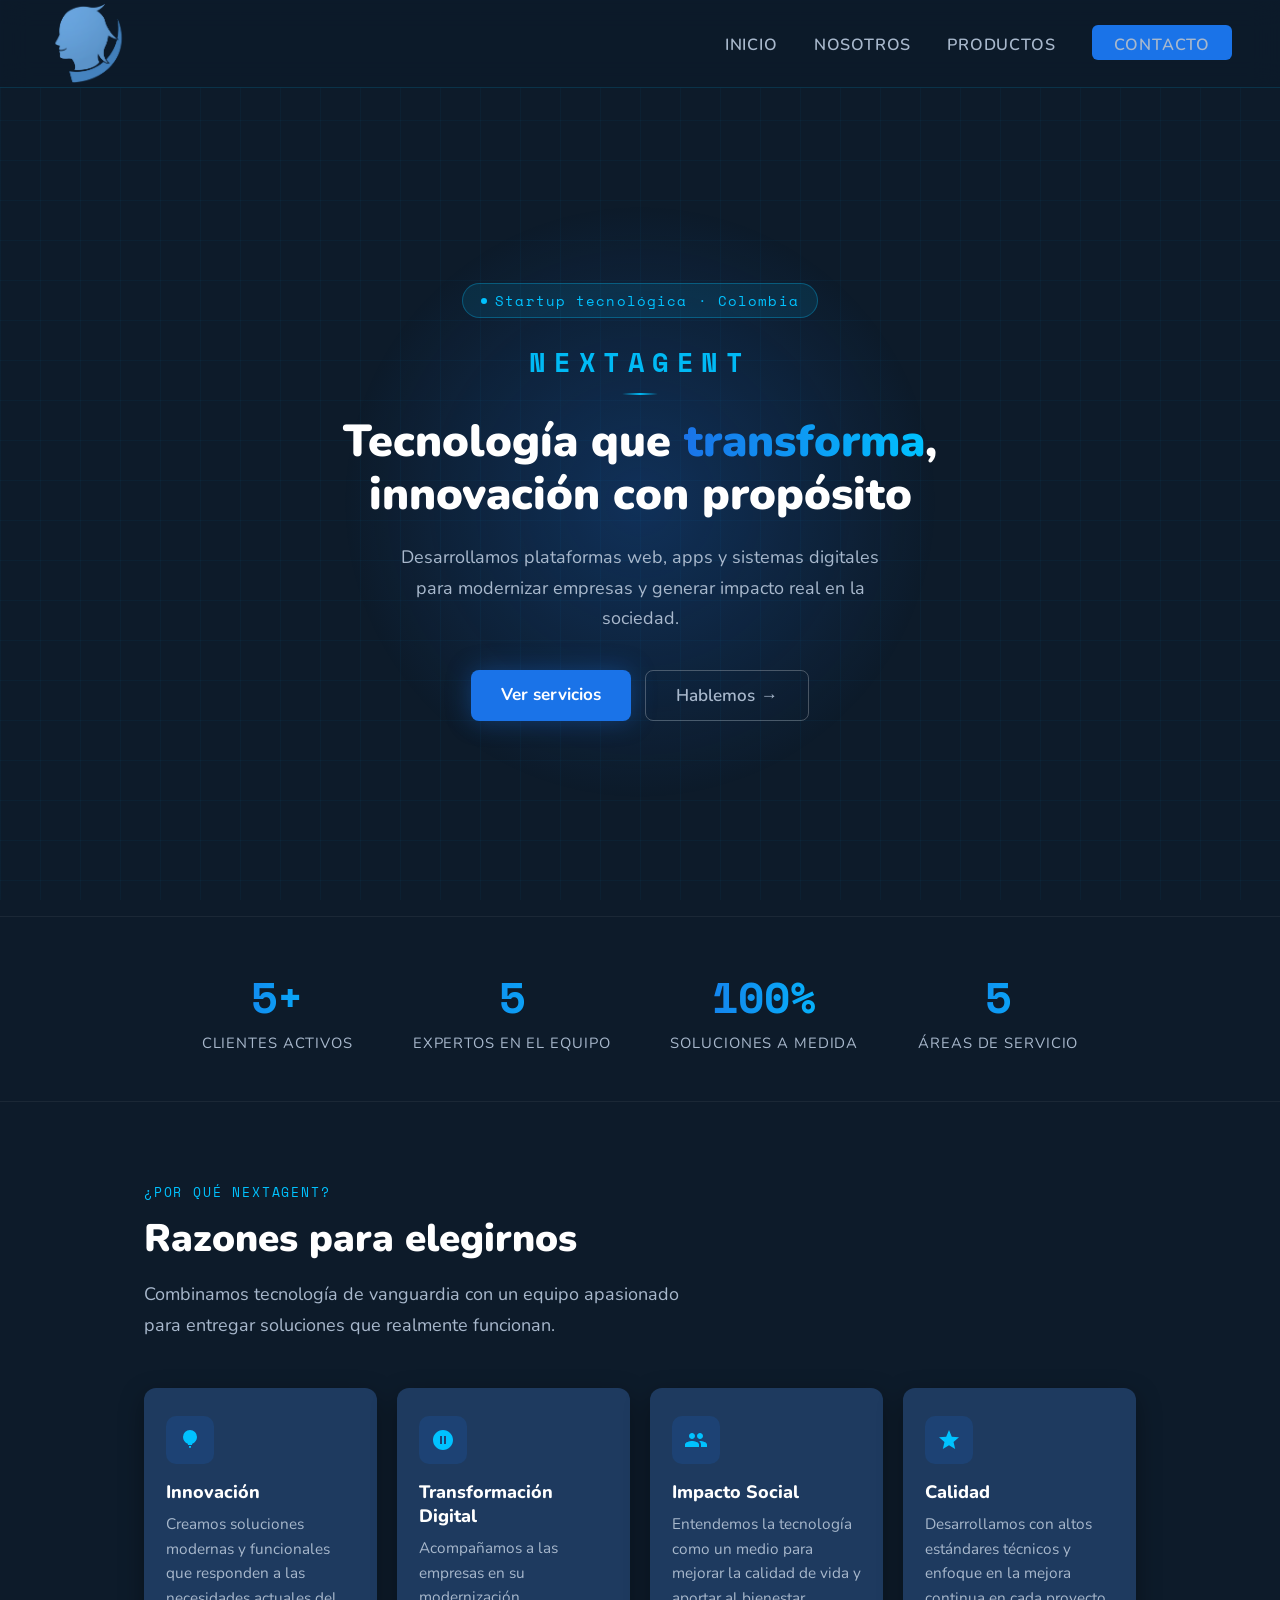
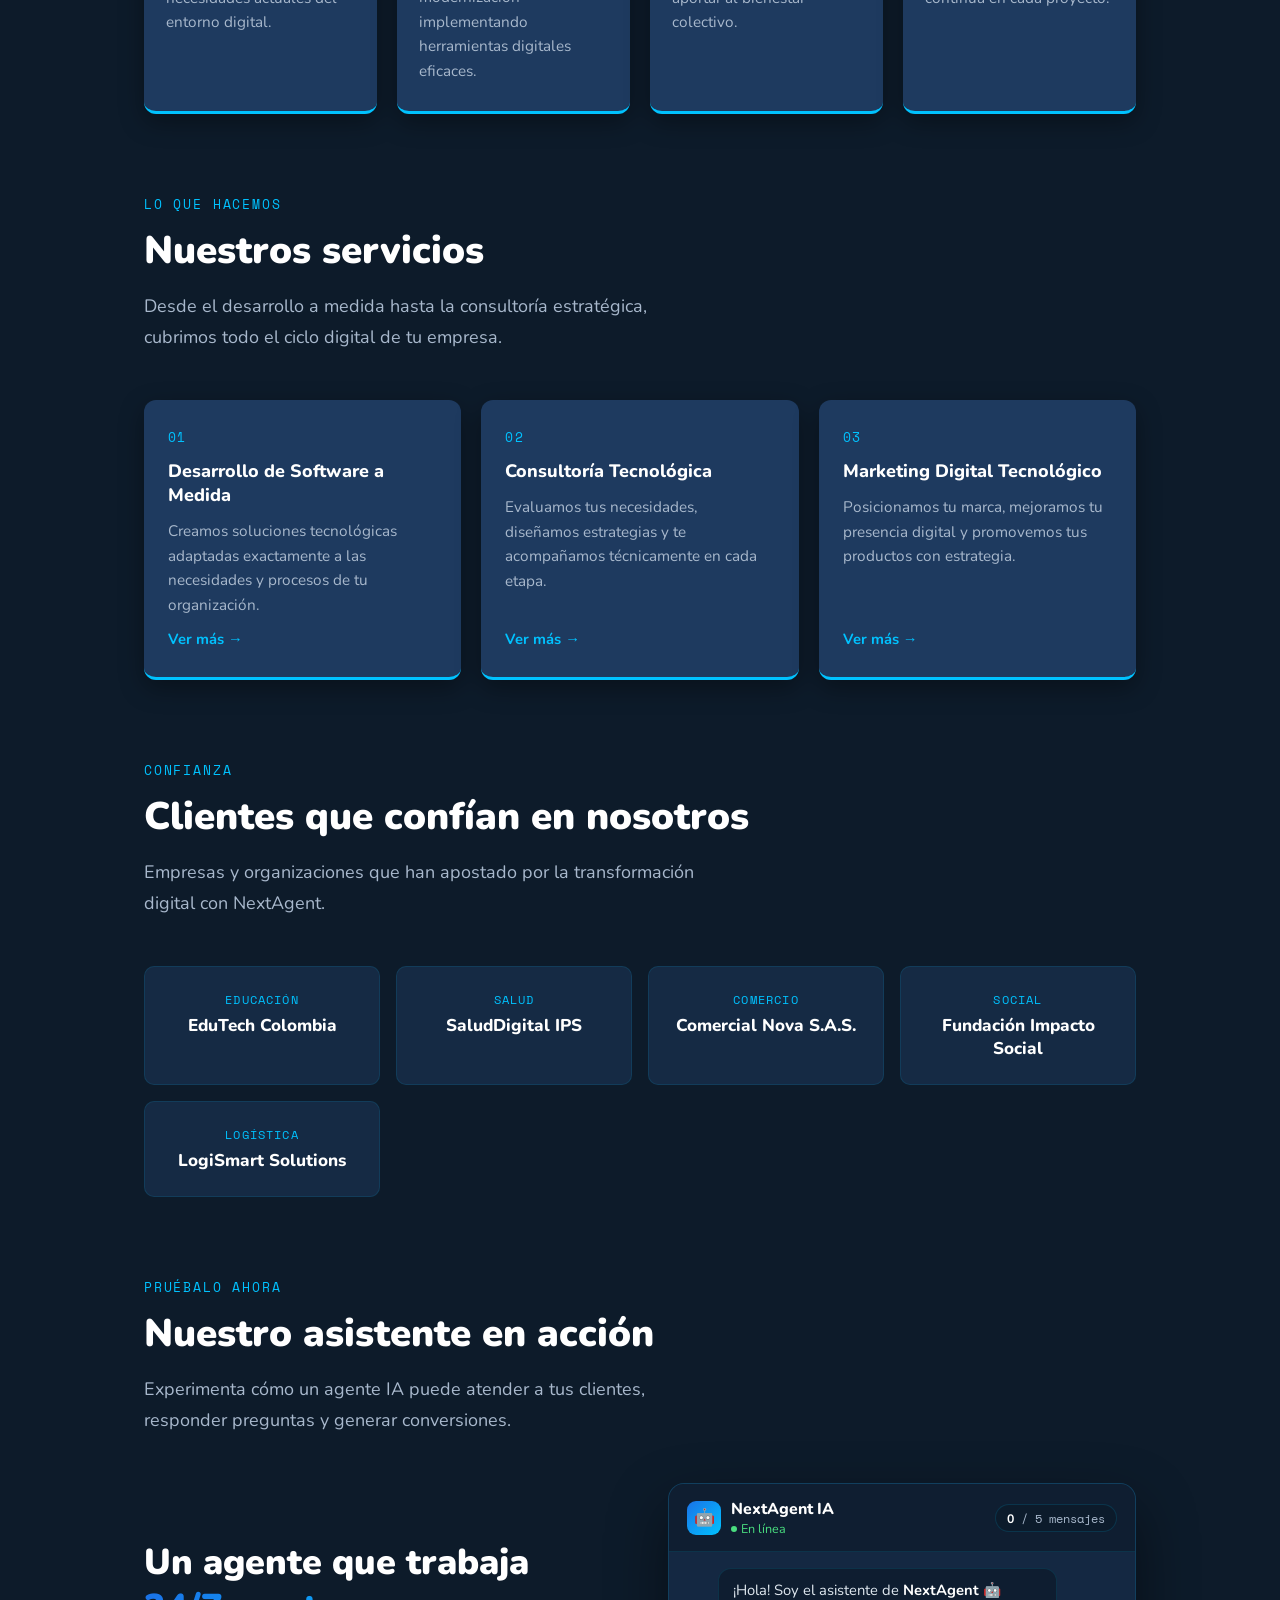
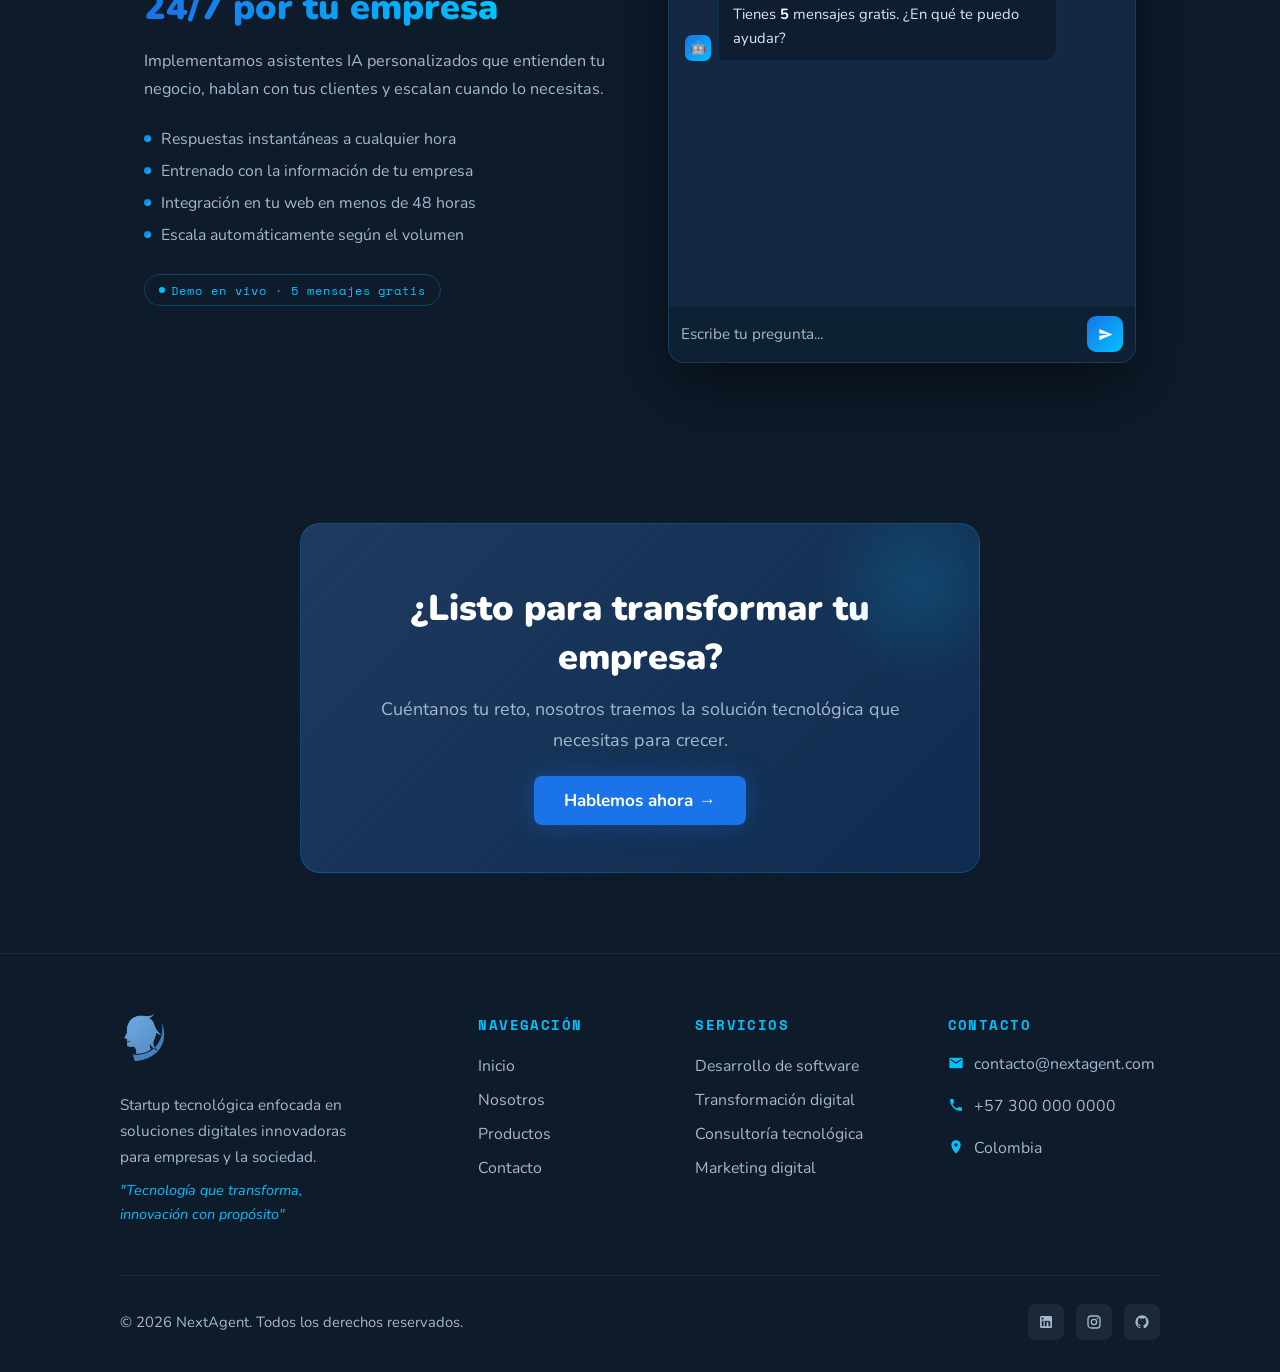
<file: index.html>
<!DOCTYPE html>
<html lang="es">
<head>
    <meta charset="UTF-8">
    <meta name="viewport" content="width=device-width, initial-scale=1.0">
    <title>NextAgent</title>
    <link rel="stylesheet" href="styles/index.css">
    <link rel="icon" href="images/logo.png" type="image/png">

    <style>
        /* ══════════════ DEMO SECTION ══════════════ */
        .demo-section {
            max-width: 1040px;
            margin: 0 auto;
            padding: 0 24px 80px;
            position: relative;
            z-index: 1;
        }

        .demo-layout {
            display: grid;
            grid-template-columns: 1fr 1fr;
            gap: 56px;
            align-items: center;
            margin-top: 48px;
        }

        @media (max-width: 800px) {
            .demo-layout { grid-template-columns: 1fr; gap: 36px; }
        }

        .demo-copy h3 {
            font-size: clamp(1.4rem, 2.8vw, 2rem);
            font-weight: 900;
            line-height: 1.25;
            margin-bottom: 16px;
        }
        .demo-copy h3 em {
            font-style: normal;
            background: linear-gradient(90deg, #1A73E8, #00C2FF);
            -webkit-background-clip: text;
            -webkit-text-fill-color: transparent;
            background-clip: text;
        }
        .demo-copy p {
            font-size: 0.9rem;
            color: #A8B8CC;
            line-height: 1.75;
            margin-bottom: 24px;
        }
        .demo-bullets {
            list-style: none;
            display: flex;
            flex-direction: column;
            gap: 10px;
            margin-bottom: 28px;
        }
        .demo-bullets li {
            display: flex;
            align-items: center;
            gap: 10px;
            font-size: 0.88rem;
            color: #A8B8CC;
        }
        .demo-bullets li::before {
            content: '';
            width: 7px; height: 7px;
            border-radius: 50%;
            background: linear-gradient(135deg, #1A73E8, #00C2FF);
            flex-shrink: 0;
        }
        .demo-note {
            display: inline-flex;
            align-items: center;
            gap: 6px;
            padding: 6px 14px;
            border: 1px solid rgba(0,194,255,0.25);
            border-radius: 999px;
            font-family: 'Space Mono', monospace;
            font-size: 0.68rem;
            color: #00C2FF;
            letter-spacing: 0.08em;
        }
        .demo-note span {
            width: 6px; height: 6px;
            border-radius: 50%;
            background: #00C2FF;
            animation: pulse 1.5s infinite;
        }

        /* Chat widget */
        .chat-widget {
            background: rgba(30,58,95,0.45);
            border: 1px solid rgba(0,194,255,0.15);
            border-radius: 16px;
            overflow: hidden;
            display: flex;
            flex-direction: column;
            height: 480px;
            position: relative;
            box-shadow: 0 24px 60px rgba(0,0,0,0.45);
        }

        .chat-header {
            padding: 14px 18px;
            background: rgba(13,27,42,0.7);
            border-bottom: 1px solid rgba(0,194,255,0.12);
            display: flex;
            align-items: center;
            justify-content: space-between;
            flex-shrink: 0;
        }
        .chat-header-left { display: flex; align-items: center; gap: 10px; }
        .chat-avatar {
            width: 34px; height: 34px;
            background: linear-gradient(135deg, #1A73E8, #00C2FF);
            border-radius: 9px;
            display: flex; align-items: center; justify-content: center;
            font-size: 17px;
        }
        .chat-name { font-size: 0.88rem; font-weight: 800; }
        .chat-status {
            font-size: 0.7rem; color: #4ade80;
            display: flex; align-items: center; gap: 4px;
        }
        .chat-status::before {
            content: ''; width: 6px; height: 6px;
            border-radius: 50%; background: #4ade80;
        }
        .chat-counter {
            font-family: 'Space Mono', monospace;
            font-size: 0.68rem;
            background: rgba(13,27,42,0.6);
            border: 1px solid rgba(0,194,255,0.15);
            padding: 4px 11px;
            border-radius: 999px;
            color: #A8B8CC;
        }
        .chat-counter b { color: #fff; }

        .chat-messages {
            flex: 1;
            overflow-y: auto;
            padding: 16px;
            display: flex;
            flex-direction: column;
            gap: 12px;
            scrollbar-width: thin;
            scrollbar-color: rgba(0,194,255,0.15) transparent;
        }

        .msg-row {
            display: flex; align-items: flex-end; gap: 7px;
            animation: fadeUp 0.3s ease;
        }
        .msg-row.user { flex-direction: row-reverse; }

        .msg-av {
            width: 26px; height: 26px; border-radius: 7px;
            display: flex; align-items: center; justify-content: center;
            font-size: 13px; flex-shrink: 0;
        }
        .msg-av.bot { background: linear-gradient(135deg, #1A73E8, #00C2FF); }
        .msg-av.user { background: rgba(30,58,95,0.8); border: 1px solid rgba(0,194,255,0.2); }

        .msg-bubble {
            max-width: 78%;
            padding: 10px 14px;
            border-radius: 13px;
            font-size: 0.82rem;
            line-height: 1.6;
        }
        .msg-bubble.bot {
            background: rgba(13,27,42,0.7);
            border: 1px solid rgba(0,194,255,0.12);
            border-bottom-left-radius: 4px;
            color: #e0e8f0;
        }
        .msg-bubble.user {
            background: rgba(26,115,232,0.2);
            border: 1px solid rgba(26,115,232,0.3);
            border-bottom-right-radius: 4px;
        }

        .typing-dots {
            display: flex; align-items: center; gap: 4px;
            padding: 12px 14px;
        }
        .typing-dots span {
            width: 6px; height: 6px; border-radius: 50%;
            background: #A8B8CC; animation: bounce 1.2s infinite;
        }
        .typing-dots span:nth-child(2) { animation-delay: 0.2s; }
        .typing-dots span:nth-child(3) { animation-delay: 0.4s; }
        @keyframes bounce {
            0%,60%,100% { transform: translateY(0); }
            30% { transform: translateY(-5px); }
        }

        .chat-input-row {
            padding: 10px 12px;
            background: rgba(13,27,42,0.6);
            border-top: 1px solid rgba(0,194,255,0.1);
            display: flex; align-items: center; gap: 8px;
            flex-shrink: 0; transition: opacity 0.2s;
        }
        .chat-input-row.locked { opacity: 0.35; pointer-events: none; }

        #demoInput {
            flex: 1; background: transparent; border: none; outline: none;
            color: #fff; font-family: 'Nunito', sans-serif; font-size: 0.85rem;
        }
        #demoInput::placeholder { color: #A8B8CC; }

        #demoSend {
            width: 36px; height: 36px;
            background: linear-gradient(135deg, #1A73E8, #00C2FF);
            border: none; border-radius: 9px; cursor: pointer;
            display: flex; align-items: center; justify-content: center;
            transition: opacity 0.2s, transform 0.15s; flex-shrink: 0;
        }
        #demoSend:hover { opacity: 0.82; transform: scale(0.96); }
        #demoSend svg { width: 15px; height: 15px; fill: white; }

        /* Paywall */
        .paywall {
            position: absolute; inset: 0;
            background: rgba(13,27,42,0.93);
            backdrop-filter: blur(10px);
            display: none; flex-direction: column;
            align-items: center; justify-content: center;
            padding: 28px 20px; text-align: center;
            animation: fadeIn 0.4s ease; border-radius: 16px;
        }
        .paywall.show { display: flex; }
        @keyframes fadeIn { from { opacity:0; } to { opacity:1; } }

        .paywall-icon { font-size: 40px; margin-bottom: 12px; }
        .paywall h4 {
            font-size: 1.15rem; font-weight: 900; margin-bottom: 8px;
            background: linear-gradient(90deg, #fff 40%, #00C2FF);
            -webkit-background-clip: text; -webkit-text-fill-color: transparent; background-clip: text;
        }
        .paywall p {
            font-size: 0.82rem; color: #A8B8CC;
            max-width: 260px; line-height: 1.6; margin-bottom: 20px;
        }

        .paywall-plans { display: flex; gap: 10px; width: 100%; max-width: 340px; margin-bottom: 16px; }
        .plan-card {
            flex: 1;
            background: rgba(30,58,95,0.6);
            border: 1px solid rgba(0,194,255,0.15);
            border-radius: 12px; padding: 14px 10px;
            cursor: pointer; transition: border-color 0.2s, transform 0.15s;
            position: relative;
        }
        .plan-card:hover { border-color: #00C2FF; transform: translateY(-2px); }
        .plan-card.hot { border-color: rgba(26,115,232,0.5); background: rgba(26,115,232,0.12); }
        .plan-badge {
            position: absolute; top: -9px; left: 50%; transform: translateX(-50%);
            background: linear-gradient(90deg, #1A73E8, #00C2FF);
            color: #0D1B2A; font-size: 0.58rem; font-weight: 900;
            letter-spacing: 0.06em; padding: 2px 8px;
            border-radius: 999px; white-space: nowrap;
        }
        .plan-name { font-size: 0.7rem; color: #A8B8CC; margin-bottom: 4px; }
        .plan-price { font-size: 1.3rem; font-weight: 900; font-family: 'Space Mono', monospace; }
        .plan-price sup { font-size: 0.65rem; vertical-align: super; }
        .plan-mo { font-size: 0.65rem; color: #A8B8CC; }

        .paywall-cta {
            width: 100%; max-width: 240px; padding: 11px;
            background: linear-gradient(90deg, #1A73E8, #00C2FF);
            border: none; border-radius: 9px;
            color: #0D1B2A; font-family: 'Nunito', sans-serif;
            font-size: 0.88rem; font-weight: 900; cursor: pointer;
            transition: opacity 0.2s, transform 0.15s;
        }
        .paywall-cta:hover { opacity: 0.85; transform: scale(0.98); }

        .paywall-reset {
            margin-top: 10px; background: none; border: none;
            font-family: 'Nunito', sans-serif; font-size: 0.75rem;
            color: #A8B8CC; cursor: pointer; text-decoration: underline;
        }
        .paywall-reset:hover { color: #fff; }
    </style>
</head>
<body>

    <!-- ══════════════ NAVBAR ══════════════ -->
    <nav>
        <div class="nav-logo">
            <img src="images/logo.png" alt="NextAgent">
        </div>
        <ul class="nav-links">
            <li><a href="index.html">Inicio</a></li>
            <li><a href="pages/about.html">Nosotros</a></li>
            <li><a href="pages/products.html">Productos</a></li>
            <li><a href="pages/contact.html" class="nav-cta">Contacto</a></li>
        </ul>
    </nav>

    <!-- ══════════════ HERO ══════════════ -->
    <section class="hero">
        <div class="hero-glow"></div>
        <div class="hero-badge">
            <span></span> Startup tecnológica · Colombia
        </div>
        <h1>
            <span class="hero-brand">NextAgent</span>
            Tecnología que <em>transforma</em>,<br>innovación con propósito
        </h1>
        <p>Desarrollamos plataformas web, apps y sistemas digitales para modernizar empresas y generar impacto real en la sociedad.</p>
        <div class="hero-btns">
            <a href="pages/products.html" class="btn-primary">Ver servicios</a>
            <a href="pages/contact.html" class="btn-outline">Hablemos →</a>
        </div>
    </section>

    <!-- ══════════════ STATS ══════════════ -->
    <div class="stats">
        <div class="stat-item">
            <div class="num">5+</div>
            <div class="label">Clientes activos</div>
        </div>
        <div class="stat-item">
            <div class="num">5</div>
            <div class="label">Expertos en el equipo</div>
        </div>
        <div class="stat-item">
            <div class="num">100%</div>
            <div class="label">Soluciones a medida</div>
        </div>
        <div class="stat-item">
            <div class="num">5</div>
            <div class="label">Áreas de servicio</div>
        </div>
    </div>

    <main>

        <!-- ══════════════ POR QUÉ ELEGIRNOS ══════════════ -->
        <div class="section">
            <p class="section-label">¿Por qué NextAgent?</p>
            <h2 class="section-title">Razones para elegirnos</h2>
            <p class="section-sub">Combinamos tecnología de vanguardia con un equipo apasionado para entregar soluciones que realmente funcionan.</p>
            <div class="valores-grid">
                <div class="valor-card">
                    <div class="valor-icon">
                        <svg viewBox="0 0 24 24"><path d="M12 2a7 7 0 0 1 7 7c0 3.07-1.97 5.7-4.75 6.63L14 17H10l-.25-1.37C6.97 14.7 5 12.07 5 9a7 7 0 0 1 7-7zm0 18h0a1 1 0 0 1-1-1v-1h2v1a1 1 0 0 1-1 1z"/></svg>
                    </div>
                    <h3>Innovación</h3>
                    <p>Creamos soluciones modernas y funcionales que responden a las necesidades actuales del entorno digital.</p>
                </div>
                <div class="valor-card">
                    <div class="valor-icon">
                        <svg viewBox="0 0 24 24"><path d="M12 2C6.48 2 2 6.48 2 12s4.48 10 10 10 10-4.48 10-10S17.52 2 12 2zm-1 14H9V8h2v8zm4 0h-2V8h2v8z"/></svg>
                    </div>
                    <h3>Transformación Digital</h3>
                    <p>Acompañamos a las empresas en su modernización implementando herramientas digitales eficaces.</p>
                </div>
                <div class="valor-card">
                    <div class="valor-icon">
                        <svg viewBox="0 0 24 24"><path d="M16 11c1.66 0 2.99-1.34 2.99-3S17.66 5 16 5c-1.66 0-3 1.34-3 3s1.34 3 3 3zm-8 0c1.66 0 2.99-1.34 2.99-3S9.66 5 8 5C6.34 5 5 6.34 5 8s1.34 3 3 3zm0 2c-2.33 0-7 1.17-7 3.5V19h14v-2.5c0-2.33-4.67-3.5-7-3.5zm8 0c-.29 0-.62.02-.97.05 1.16.84 1.97 1.97 1.97 3.45V19h6v-2.5c0-2.33-4.67-3.5-7-3.5z"/></svg>
                    </div>
                    <h3>Impacto Social</h3>
                    <p>Entendemos la tecnología como un medio para mejorar la calidad de vida y aportar al bienestar colectivo.</p>
                </div>
                <div class="valor-card">
                    <div class="valor-icon">
                        <svg viewBox="0 0 24 24"><path d="M12 17.27L18.18 21l-1.64-7.03L22 9.24l-7.19-.61L12 2 9.19 8.63 2 9.24l5.46 4.73L5.82 21z"/></svg>
                    </div>
                    <h3>Calidad</h3>
                    <p>Desarrollamos con altos estándares técnicos y enfoque en la mejora continua en cada proyecto.</p>
                </div>
            </div>
        </div>

        <!-- ══════════════ SERVICIOS ══════════════ -->
        <div class="section" style="padding-top:0">
            <p class="section-label">Lo que hacemos</p>
            <h2 class="section-title">Nuestros servicios</h2>
            <p class="section-sub">Desde el desarrollo a medida hasta la consultoría estratégica, cubrimos todo el ciclo digital de tu empresa.</p>
            <div class="servicios-grid">
                <div class="servicio-card">
                    <div class="servicio-num">01</div>
                    <h3>Desarrollo de Software a Medida</h3>
                    <p>Creamos soluciones tecnológicas adaptadas exactamente a las necesidades y procesos de tu organización.</p>
                    <a href="pages/products.html" class="servicio-link">Ver más →</a>
                </div>
                <div class="servicio-card">
                    <div class="servicio-num">02</div>
                    <h3>Consultoría Tecnológica</h3>
                    <p>Evaluamos tus necesidades, diseñamos estrategias y te acompañamos técnicamente en cada etapa.</p>
                    <a href="pages/products.html" class="servicio-link">Ver más →</a>
                </div>
                <div class="servicio-card">
                    <div class="servicio-num">03</div>
                    <h3>Marketing Digital Tecnológico</h3>
                    <p>Posicionamos tu marca, mejoramos tu presencia digital y promovemos tus productos con estrategia.</p>
                    <a href="pages/products.html" class="servicio-link">Ver más →</a>
                </div>
            </div>
        </div>

        <!-- ══════════════ CLIENTES ══════════════ -->
        <div class="section" style="padding-top:0">
            <p class="section-label">Confianza</p>
            <h2 class="section-title">Clientes que confían en nosotros</h2>
            <p class="section-sub">Empresas y organizaciones que han apostado por la transformación digital con NextAgent.</p>
            <div class="clientes-grid">
                <div class="cliente-card">
                    <div class="cliente-sector">Educación</div>
                    <h3>EduTech Colombia</h3>
                </div>
                <div class="cliente-card">
                    <div class="cliente-sector">Salud</div>
                    <h3>SaludDigital IPS</h3>
                </div>
                <div class="cliente-card">
                    <div class="cliente-sector">Comercio</div>
                    <h3>Comercial Nova S.A.S.</h3>
                </div>
                <div class="cliente-card">
                    <div class="cliente-sector">Social</div>
                    <h3>Fundación Impacto Social</h3>
                </div>
                <div class="cliente-card">
                    <div class="cliente-sector">Logística</div>
                    <h3>LogiSmart Solutions</h3>
                </div>
            </div>
        </div>

        <!-- ══════════════ DEMO CHATBOT ══════════════ -->
        <div class="demo-section">
            <p class="section-label">Pruébalo ahora</p>
            <h2 class="section-title">Nuestro asistente en acción</h2>
            <p class="section-sub">Experimenta cómo un agente IA puede atender a tus clientes, responder preguntas y generar conversiones.</p>

            <div class="demo-layout">

                <!-- Copy -->
                <div class="demo-copy">
                    <h3>Un agente que trabaja<br><em>24/7 por tu empresa</em></h3>
                    <p>Implementamos asistentes IA personalizados que entienden tu negocio, hablan con tus clientes y escalan cuando lo necesitas.</p>
                    <ul class="demo-bullets">
                        <li>Respuestas instantáneas a cualquier hora</li>
                        <li>Entrenado con la información de tu empresa</li>
                        <li>Integración en tu web en menos de 48 horas</li>
                        <li>Escala automáticamente según el volumen</li>
                    </ul>
                    <div class="demo-note">
                        <span></span> Demo en vivo · 5 mensajes gratis
                    </div>
                </div>

                <!-- Chat widget -->
                <div class="chat-widget">
                    <div class="chat-header">
                        <div class="chat-header-left">
                            <div class="chat-avatar">🤖</div>
                            <div>
                                <div class="chat-name">NextAgent IA</div>
                                <div class="chat-status">En línea</div>
                            </div>
                        </div>
                        <div class="chat-counter">
                            <b id="chatCount">0</b> / 5 mensajes
                        </div>
                    </div>

                    <div class="chat-messages" id="chatMessages"></div>

                    <div class="chat-input-row" id="chatInputRow">
                        <input type="text" id="demoInput" placeholder="Escribe tu pregunta...">
                        <button id="demoSend">
                            <svg viewBox="0 0 24 24"><path d="M2.01 21L23 12 2.01 3 2 10l15 2-15 2z"/></svg>
                        </button>
                    </div>

                    <!-- Paywall overlay -->
                    <div class="paywall" id="chatPaywall">
                        <div class="paywall-icon">🚀</div>
                        <h4>¡Se acabó tu prueba gratis!</h4>
                        <p>Usaste tus 5 mensajes de demo. Elige un plan e implementa este agente en tu empresa hoy.</p>
                        <div class="paywall-plans">
                            <div class="plan-card" onclick="elegirPlan('Básico')">
                                <div class="plan-name">Básico</div>
                                <div class="plan-price"><sup>$</sup>9</div>
                                <div class="plan-mo">/mes</div>
                            </div>
                            <div class="plan-card hot" onclick="elegirPlan('Pro')">
                                <div class="plan-badge">⭐ POPULAR</div>
                                <div class="plan-name">Pro</div>
                                <div class="plan-price"><sup>$</sup>19</div>
                                <div class="plan-mo">/mes</div>
                            </div>
                        </div>
                        <button class="paywall-cta" onclick="elegirPlan('Pro')">
                            Ver todos los planes →
                        </button>
                        <button class="paywall-reset" onclick="resetDemo()">
                            Reiniciar demo
                        </button>
                    </div>
                </div>

            </div>
        </div>

    </main>

    <!-- ══════════════ CTA ══════════════ -->
    <div class="cta-section">
        <div class="cta-box">
            <h2>¿Listo para transformar tu empresa?</h2>
            <p>Cuéntanos tu reto, nosotros traemos la solución tecnológica que necesitas para crecer.</p>
            <a href="pages/contact.html" class="btn-primary">Hablemos ahora →</a>
        </div>
    </div>

    <!-- ══════════════ FOOTER ══════════════ -->
    <footer>
        <div class="footer-grid">
            <div class="footer-brand">
                <img src="images/logo.png" alt="NextAgent">
                <p>Startup tecnológica enfocada en soluciones digitales innovadoras para empresas y la sociedad.</p>
                <p class="slogan">"Tecnología que transforma, innovación con propósito"</p>
            </div>
            <div class="footer-col">
                <h4>Navegación</h4>
                <ul>
                    <li><a href="index.html">Inicio</a></li>
                    <li><a href="pages/about.html">Nosotros</a></li>
                    <li><a href="pages/products.html">Productos</a></li>
                    <li><a href="pages/contact.html">Contacto</a></li>
                </ul>
            </div>
            <div class="footer-col">
                <h4>Servicios</h4>
                <ul>
                    <li><a href="#">Desarrollo de software</a></li>
                    <li><a href="#">Transformación digital</a></li>
                    <li><a href="#">Consultoría tecnológica</a></li>
                    <li><a href="#">Marketing digital</a></li>
                </ul>
            </div>
            <div class="footer-col">
                <h4>Contacto</h4>
                <ul class="footer-contact">
                    <li>
                        <svg viewBox="0 0 24 24"><path d="M20 4H4c-1.1 0-2 .9-2 2v12c0 1.1.9 2 2 2h16c1.1 0 2-.9 2-2V6c0-1.1-.9-2-2-2zm0 4l-8 5-8-5V6l8 5 8-5v2z"/></svg>
                        contacto@nextagent.com
                    </li>
                    <li>
                        <svg viewBox="0 0 24 24"><path d="M6.62 10.79a15.05 15.05 0 0 0 6.59 6.59l2.2-2.2c.27-.27.67-.36 1.02-.24 1.12.37 2.33.57 3.57.57.55 0 1 .45 1 1V20c0 .55-.45 1-1 1-9.39 0-17-7.61-17-17 0-.55.45-1 1-1h3.5c.55 0 1 .45 1 1 0 1.25.2 2.45.57 3.57.11.35.03.74-.25 1.02l-2.2 2.2z"/></svg>
                        +57 300 000 0000
                    </li>
                    <li>
                        <svg viewBox="0 0 24 24"><path d="M12 2C8.13 2 5 5.13 5 9c0 5.25 7 13 7 13s7-7.75 7-13c0-3.87-3.13-7-7-7zm0 9.5c-1.38 0-2.5-1.12-2.5-2.5s1.12-2.5 2.5-2.5 2.5 1.12 2.5 2.5-1.12 2.5-2.5 2.5z"/></svg>
                        Colombia
                    </li>
                </ul>
            </div>
        </div>
        <div class="footer-bottom">
            <p>© 2026 NextAgent. Todos los derechos reservados.</p>
            <div class="social-links">
                <a href="#" class="social-link">
                    <svg viewBox="0 0 24 24"><path d="M19 3a2 2 0 0 1 2 2v14a2 2 0 0 1-2 2H5a2 2 0 0 1-2-2V5a2 2 0 0 1 2-2h14m-.5 15.5v-5.3a3.26 3.26 0 0 0-3.26-3.26c-.85 0-1.84.52-2.32 1.3v-1.11h-2.79v8.37h2.79v-4.93c0-.77.62-1.4 1.39-1.4a1.4 1.4 0 0 1 1.4 1.4v4.93h2.79M6.88 8.56a1.68 1.68 0 0 0 1.68-1.68c0-.93-.75-1.69-1.68-1.69a1.69 1.69 0 0 0-1.69 1.69c0 .93.76 1.68 1.69 1.68m1.39 9.94v-8.37H5.5v8.37h2.77z"/></svg>
                </a>
                <a href="#" class="social-link">
                    <svg viewBox="0 0 24 24"><path d="M7.8 2h8.4C19.4 2 22 4.6 22 7.8v8.4a5.8 5.8 0 0 1-5.8 5.8H7.8C4.6 22 2 19.4 2 16.2V7.8A5.8 5.8 0 0 1 7.8 2m-.2 2A3.6 3.6 0 0 0 4 7.6v8.8C4 18.39 5.61 20 7.6 20h8.8a3.6 3.6 0 0 0 3.6-3.6V7.6C20 5.61 18.39 4 16.4 4H7.6m9.65 1.5a1.25 1.25 0 0 1 1.25 1.25A1.25 1.25 0 0 1 17.25 8 1.25 1.25 0 0 1 16 6.75a1.25 1.25 0 0 1 1.25-1.25M12 7a5 5 0 0 1 5 5 5 5 0 0 1-5 5 5 5 0 0 1-5-5 5 5 0 0 1 5-5m0 2a3 3 0 0 0-3 3 3 3 0 0 0 3 3 3 3 0 0 0 3-3 3 3 0 0 0-3-3z"/></svg>
                </a>
                <a href="#" class="social-link">
                    <svg viewBox="0 0 24 24"><path d="M12 2A10 10 0 0 0 2 12c0 4.42 2.87 8.17 6.84 9.5.5.08.66-.23.66-.5v-1.69c-2.77.6-3.36-1.34-3.36-1.34-.46-1.16-1.11-1.47-1.11-1.47-.91-.62.07-.6.07-.6 1 .07 1.53 1.03 1.53 1.03.87 1.52 2.34 1.07 2.91.83.09-.65.35-1.09.63-1.34-2.22-.25-4.55-1.11-4.55-4.92 0-1.11.38-2 1.03-2.71-.1-.25-.45-1.29.1-2.64 0 0 .84-.27 2.75 1.02.79-.22 1.65-.33 2.5-.33.85 0 1.71.11 2.5.33 1.91-1.29 2.75-1.02 2.75-1.02.55 1.35.2 2.39.1 2.64.65.71 1.03 1.6 1.03 2.71 0 3.82-2.34 4.66-4.57 4.91.36.31.69.92.69 1.85V21c0 .27.16.59.67.5C19.14 20.16 22 16.42 22 12A10 10 0 0 0 12 2z"/></svg>
                </a>
            </div>
        </div>
    </footer>

    <!-- ══════════════ CHATBOT JS ══════════════ -->
    <script>
        const FREE_LIMIT = 5;
        const STORAGE_KEY = 'nextagent_demo_count';

        const BOT_RESPONSES = [
            "¡Hola! Soy el asistente de NextAgent 👋 Puedo ayudarte con información sobre nuestros servicios, precios o cualquier duda sobre transformación digital.",
            "En NextAgent desarrollamos software a medida, sistemas de automatización y estrategias digitales para empresas de todos los tamaños. ¿Qué tipo de solución buscas?",
            "Nuestros proyectos van desde plataformas web hasta sistemas de gestión empresarial completos. El tiempo de entrega varía según la complejidad, típicamente entre 4 y 12 semanas.",
            "Trabajamos con empresas en Colombia y Latinoamérica. Nuestro equipo es 100% remoto, lo que nos permite entregar sin restricciones geográficas.",
            "¡Excelente! Para darte una propuesta personalizada lo mejor es agendar una reunión con nuestro equipo. ¿Te gustaría que te contactáramos?"
        ];

        let msgCount = parseInt(localStorage.getItem(STORAGE_KEY) || '0');
        let botIdx = 0;

        updateCounter();

        if (msgCount >= FREE_LIMIT) {
            showPaywall();
        } else {
            setTimeout(() => addMsg('bot', `¡Hola! Soy el asistente de <strong>NextAgent</strong> 🤖 Tienes <strong>${FREE_LIMIT - msgCount}</strong> mensajes gratis. ¿En qué te puedo ayudar?`), 400);
        }

        document.getElementById('demoSend').addEventListener('click', send);
        document.getElementById('demoInput').addEventListener('keydown', e => {
            if (e.key === 'Enter') send();
        });

        function send() {
            const input = document.getElementById('demoInput');
            const text = input.value.trim();
            if (!text || msgCount >= FREE_LIMIT) return;

            addMsg('user', text);
            input.value = '';
            msgCount++;
            localStorage.setItem(STORAGE_KEY, msgCount);
            updateCounter();

            if (msgCount >= FREE_LIMIT) {
                typing().then(() => {
                    addMsg('bot', '¡Gracias por probar nuestro asistente! Ha sido un gusto 😊');
                    setTimeout(showPaywall, 900);
                });
            } else {
                typing().then(() => {
                    const remaining = FREE_LIMIT - msgCount;
                    let reply = BOT_RESPONSES[botIdx % BOT_RESPONSES.length];
                    if (remaining === 1) reply += ' <em style="color:#00C2FF;font-size:0.78rem">(⚠️ Te queda 1 mensaje gratis)</em>';
                    addMsg('bot', reply);
                    botIdx++;
                });
            }
        }

        function addMsg(who, html) {
            const msgs = document.getElementById('chatMessages');
            const row = document.createElement('div');
            row.className = `msg-row ${who}`;
            const av = document.createElement('div');
            av.className = `msg-av ${who}`;
            av.textContent = who === 'bot' ? '🤖' : '👤';
            const bub = document.createElement('div');
            bub.className = `msg-bubble ${who}`;
            bub.innerHTML = html;
            row.appendChild(av);
            row.appendChild(bub);
            msgs.appendChild(row);
            msgs.scrollTop = msgs.scrollHeight;
        }

        function typing() {
            return new Promise(resolve => {
                const msgs = document.getElementById('chatMessages');
                const row = document.createElement('div');
                row.className = 'msg-row bot';
                row.id = 'typingRow';
                const av = document.createElement('div');
                av.className = 'msg-av bot';
                av.textContent = '🤖';
                const bub = document.createElement('div');
                bub.className = 'msg-bubble bot typing-dots';
                bub.innerHTML = '<span></span><span></span><span></span>';
                row.appendChild(av);
                row.appendChild(bub);
                msgs.appendChild(row);
                msgs.scrollTop = msgs.scrollHeight;
                setTimeout(() => {
                    const t = document.getElementById('typingRow');
                    if (t) t.remove();
                    resolve();
                }, 800 + Math.random() * 500);
            });
        }

        function updateCounter() {
            const el = document.getElementById('chatCount');
            el.textContent = msgCount;
            el.style.color = msgCount >= FREE_LIMIT - 1 ? '#f87171' : '#fff';
        }

        function showPaywall() {
            document.getElementById('chatPaywall').classList.add('show');
            document.getElementById('chatInputRow').classList.add('locked');
        }

        function elegirPlan(plan) {
            window.location.href = 'pages/contact.html';
        }

        function resetDemo() {
            localStorage.removeItem(STORAGE_KEY);
            location.reload();
        }
    </script>

</body>
</html>
</file>
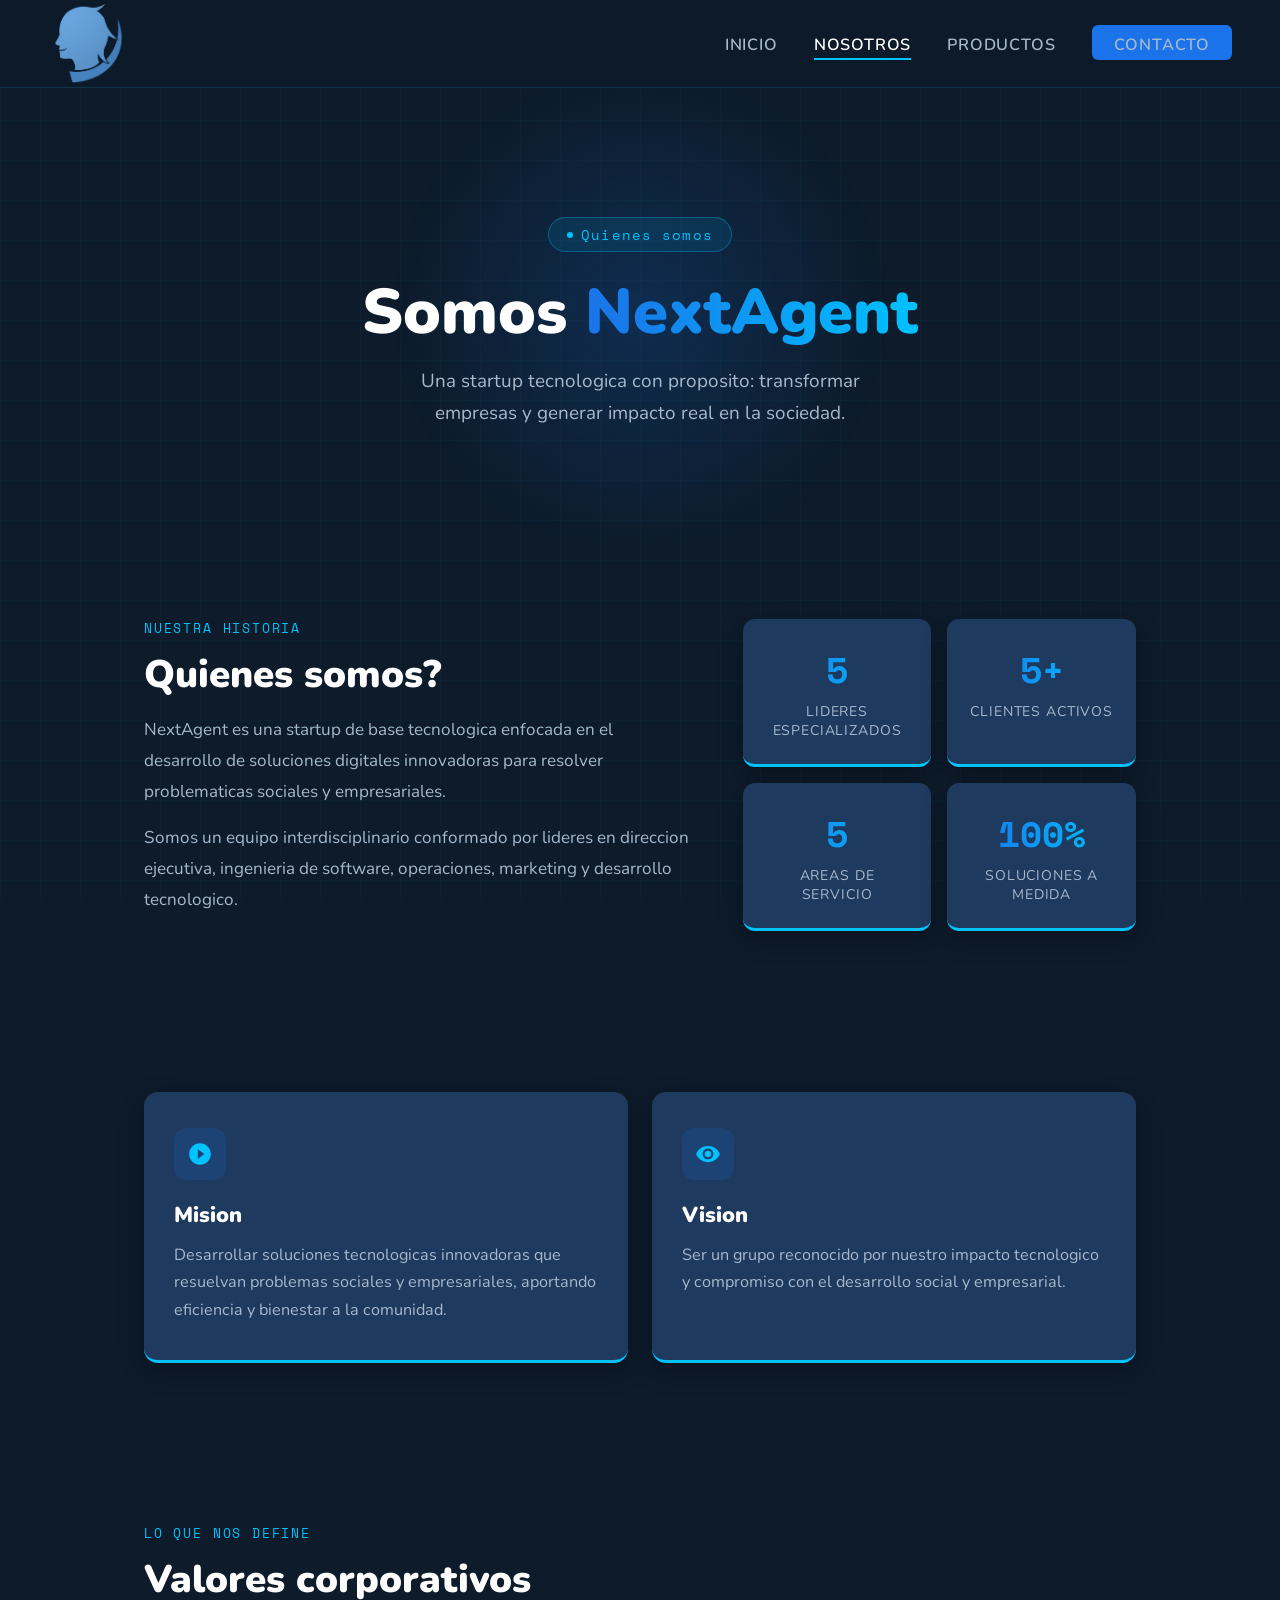
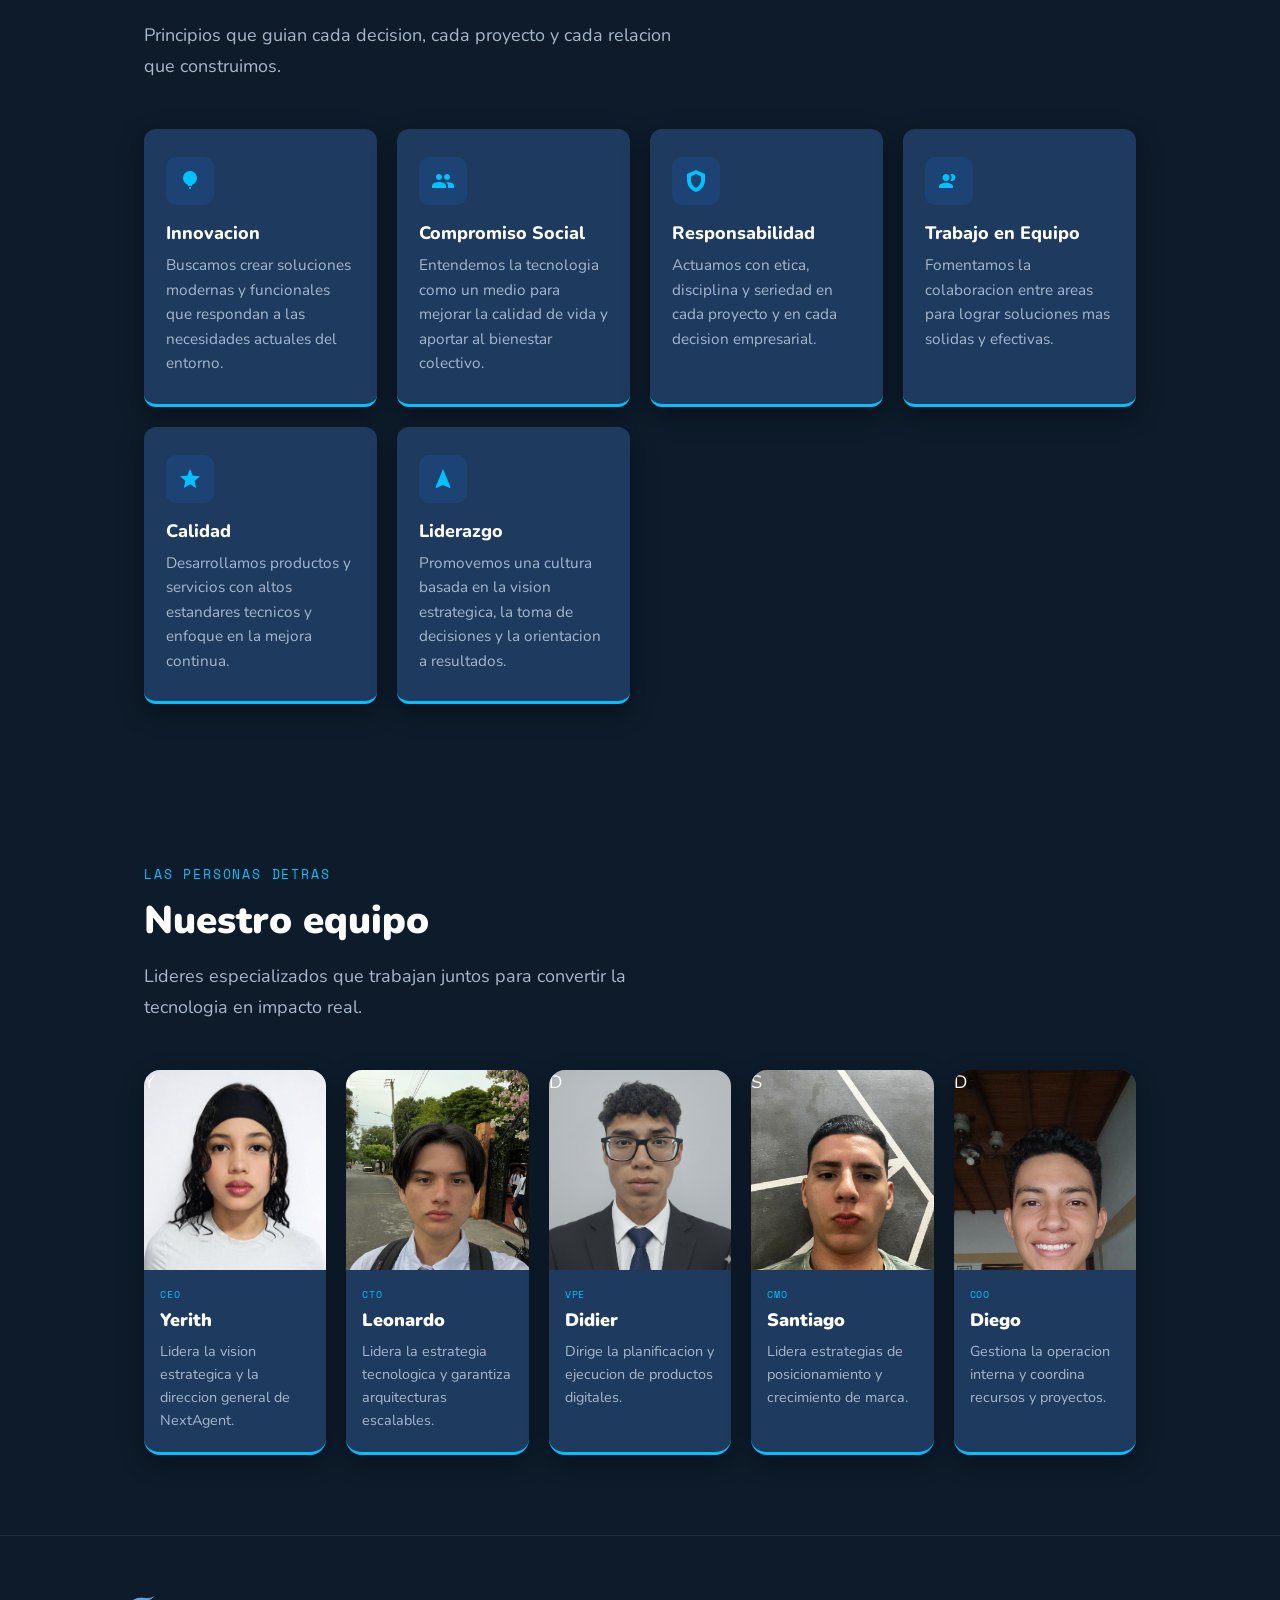
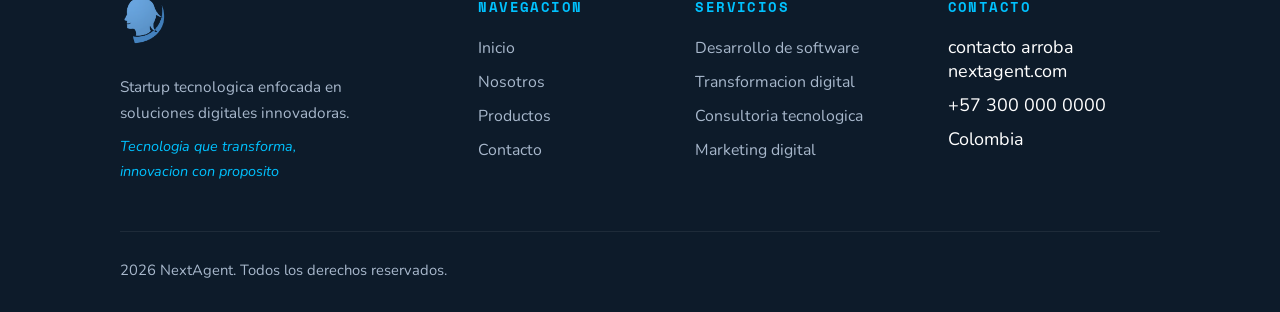
<file: pages/about.html>
<!DOCTYPE html>
<html lang="es">
<head>
    <meta charset="UTF-8">
    <meta name="viewport" content="width=device-width, initial-scale=1.0">
    <title>Nosotros - NextAgent</title>
    <link rel="stylesheet" href="../styles/about.css">
    <link rel="icon" href="../images/logo.png" type="image/png">
</head>
<body>

<nav>
    <div class="nav-logo">
        <img src="../images/logo.png" alt="NextAgent">
    </div>
    <ul class="nav-links">
        <li><a href="../index.html">Inicio</a></li>
        <li><a href="about.html" class="active">Nosotros</a></li>
        <li><a href="products.html">Productos</a></li>
        <li><a href="contact.html" class="nav-cta">Contacto</a></li>
    </ul>
</nav>

<section class="page-hero">
    <div class="hero-glow"></div>
    <div class="page-hero-badge"><span></span> Quienes somos</div>
    <h1>Somos <em>NextAgent</em></h1>
    <p>Una startup tecnologica con proposito: transformar empresas y generar impacto real en la sociedad.</p>
</section>

<main>

    <div class="section">
        <div class="about-split">
            <div class="about-text">
                <p class="section-label">Nuestra historia</p>
                <h2 class="section-title">Quienes somos?</h2>
                <p class="body-text">NextAgent es una startup de base tecnologica enfocada en el desarrollo de soluciones digitales innovadoras para resolver problematicas sociales y empresariales.</p>
                <p class="body-text">Somos un equipo interdisciplinario conformado por lideres en direccion ejecutiva, ingenieria de software, operaciones, marketing y desarrollo tecnologico.</p>
            </div>
            <div class="about-card-highlight">
                <div class="highlight-item">
                    <span class="highlight-num">5</span>
                    <span class="highlight-label">Lideres especializados</span>
                </div>
                <div class="highlight-item">
                    <span class="highlight-num">5+</span>
                    <span class="highlight-label">Clientes activos</span>
                </div>
                <div class="highlight-item">
                    <span class="highlight-num">5</span>
                    <span class="highlight-label">Areas de servicio</span>
                </div>
                <div class="highlight-item">
                    <span class="highlight-num">100%</span>
                    <span class="highlight-label">Soluciones a medida</span>
                </div>
            </div>
        </div>
    </div>

    <div class="section">
        <div class="mv-grid">
            <div class="mv-card">
                <div class="mv-icon">
                    <svg viewBox="0 0 24 24"><path d="M12 2C6.48 2 2 6.48 2 12s4.48 10 10 10 10-4.48 10-10S17.52 2 12 2zm-2 14.5v-9l6 4.5-6 4.5z"/></svg>
                </div>
                <h3>Mision</h3>
                <p>Desarrollar soluciones tecnologicas innovadoras que resuelvan problemas sociales y empresariales, aportando eficiencia y bienestar a la comunidad.</p>
            </div>
            <div class="mv-card">
                <div class="mv-icon">
                    <svg viewBox="0 0 24 24"><path d="M12 4.5C7 4.5 2.73 7.61 1 12c1.73 4.39 6 7.5 11 7.5s9.27-3.11 11-7.5c-1.73-4.39-6-7.5-11-7.5zM12 17c-2.76 0-5-2.24-5-5s2.24-5 5-5 5 2.24 5 5-2.24 5-5 5zm0-8c-1.66 0-3 1.34-3 3s1.34 3 3 3 3-1.34 3-3-1.34-3-3-3z"/></svg>
                </div>
                <h3>Vision</h3>
                <p>Ser un grupo reconocido por nuestro impacto tecnologico y compromiso con el desarrollo social y empresarial.</p>
            </div>
        </div>
    </div>

    <div class="section">
        <p class="section-label">Lo que nos define</p>
        <h2 class="section-title">Valores corporativos</h2>
        <p class="section-sub">Principios que guian cada decision, cada proyecto y cada relacion que construimos.</p>
        <div class="valores-grid">
            <div class="valor-card">
                <div class="valor-icon">
                    <svg viewBox="0 0 24 24"><path d="M12 2a7 7 0 0 1 7 7c0 3.07-1.97 5.7-4.75 6.63L14 17H10l-.25-1.37C6.97 14.7 5 12.07 5 9a7 7 0 0 1 7-7zm0 18a1 1 0 0 1-1-1v-1h2v1a1 1 0 0 1-1 1z"/></svg>
                </div>
                <h3>Innovacion</h3>
                <p>Buscamos crear soluciones modernas y funcionales que respondan a las necesidades actuales del entorno.</p>
            </div>
            <div class="valor-card">
                <div class="valor-icon">
                    <svg viewBox="0 0 24 24"><path d="M16 11c1.66 0 2.99-1.34 2.99-3S17.66 5 16 5c-1.66 0-3 1.34-3 3s1.34 3 3 3zm-8 0c1.66 0 2.99-1.34 2.99-3S9.66 5 8 5C6.34 5 5 6.34 5 8s1.34 3 3 3zm0 2c-2.33 0-7 1.17-7 3.5V19h14v-2.5c0-2.33-4.67-3.5-7-3.5zm8 0c-.29 0-.62.02-.97.05 1.16.84 1.97 1.97 1.97 3.45V19h6v-2.5c0-2.33-4.67-3.5-7-3.5z"/></svg>
                </div>
                <h3>Compromiso Social</h3>
                <p>Entendemos la tecnologia como un medio para mejorar la calidad de vida y aportar al bienestar colectivo.</p>
            </div>
            <div class="valor-card">
                <div class="valor-icon">
                    <svg viewBox="0 0 24 24"><path d="M12 1L3 5v6c0 5.55 3.84 10.74 9 12 5.16-1.26 9-6.45 9-12V5l-9-4zm0 4l5 2.18V11c0 3.5-2.33 6.79-5 7.93-2.67-1.14-5-4.43-5-7.93V7.18L12 5z"/></svg>
                </div>
                <h3>Responsabilidad</h3>
                <p>Actuamos con etica, disciplina y seriedad en cada proyecto y en cada decision empresarial.</p>
            </div>
            <div class="valor-card">
                <div class="valor-icon">
                    <svg viewBox="0 0 24 24"><path d="M9 13.75c-2.34 0-7 1.17-7 3.5V19h14v-1.75c0-2.33-4.66-3.5-7-3.5zM9 12c1.93 0 3.5-1.57 3.5-3.5S10.93 5 9 5 5.5 6.57 5.5 8.5 7.07 12 9 12zm6 0c1.93 0 3.5-1.57 3.5-3.5S16.93 5 15 5c-.54 0-1.04.13-1.5.35.63.89 1 1.98 1 3.15s-.37 2.26-1 3.15c.46.22.96.35 1.5.35z"/></svg>
                </div>
                <h3>Trabajo en Equipo</h3>
                <p>Fomentamos la colaboracion entre areas para lograr soluciones mas solidas y efectivas.</p>
            </div>
            <div class="valor-card">
                <div class="valor-icon">
                    <svg viewBox="0 0 24 24"><path d="M12 17.27L18.18 21l-1.64-7.03L22 9.24l-7.19-.61L12 2 9.19 8.63 2 9.24l5.46 4.73L5.82 21z"/></svg>
                </div>
                <h3>Calidad</h3>
                <p>Desarrollamos productos y servicios con altos estandares tecnicos y enfoque en la mejora continua.</p>
            </div>
            <div class="valor-card">
                <div class="valor-icon">
                    <svg viewBox="0 0 24 24"><path d="M12 2L4.5 20.29l.71.71L12 18l6.79 3 .71-.71z"/></svg>
                </div>
                <h3>Liderazgo</h3>
                <p>Promovemos una cultura basada en la vision estrategica, la toma de decisiones y la orientacion a resultados.</p>
            </div>
        </div>
    </div>

    <div class="section">
        <p class="section-label">Las personas detras</p>
        <h2 class="section-title">Nuestro equipo</h2>
        <p class="section-sub">Lideres especializados que trabajan juntos para convertir la tecnologia en impacto real.</p>
        <div class="equipo-grid">

            <div class="team-card">
                <div class="team-photo" style="background-image:url('../images/profile_pictures/Yerith.jpeg')">
                    <span>Y</span>
                </div>
                <div class="team-info">
                    <div class="team-role">CEO</div>
                    <h3>Yerith</h3>
                    <p>Lidera la vision estrategica y la direccion general de NextAgent.</p>
                </div>
            </div>

            <div class="team-card">
                <div class="team-photo" style="background-image:url('../images/profile_pictures/Leonardo.jpeg')">
                    <span>L</span>
                </div>
                <div class="team-info">
                    <div class="team-role">CTO</div>
                    <h3>Leonardo</h3>
                    <p>Lidera la estrategia tecnologica y garantiza arquitecturas escalables.</p>
                </div>
            </div>

            <div class="team-card">
                <div class="team-photo" style="background-image:url('../images/profile_pictures/Didier.png')">
                    <span>D</span>
                </div>
                <div class="team-info">
                    <div class="team-role">VPE</div>
                    <h3>Didier</h3>
                    <p>Dirige la planificacion y ejecucion de productos digitales.</p>
                </div>
            </div>

            <div class="team-card">
                <div class="team-photo" style="background-image:url('../images/profile_pictures/Santiago.jpeg')">
                    <span>S</span>
                </div>
                <div class="team-info">
                    <div class="team-role">CMO</div>
                    <h3>Santiago</h3>
                    <p>Lidera estrategias de posicionamiento y crecimiento de marca.</p>
                </div>
            </div>

            <div class="team-card">
                <div class="team-photo" style="background-image:url('../images/profile_pictures/Diego.jpeg')">
                    <span>D</span>
                </div>
                <div class="team-info">
                    <div class="team-role">COO</div>
                    <h3>Diego</h3>
                    <p>Gestiona la operacion interna y coordina recursos y proyectos.</p>
                </div>
            </div>

        </div>
    </div>

</main>

<footer>
    <div class="footer-grid">
        <div class="footer-brand">
            <img src="../images/logo.png" alt="NextAgent">
            <p>Startup tecnologica enfocada en soluciones digitales innovadoras.</p>
            <p class="slogan">Tecnologia que transforma, innovacion con proposito</p>
        </div>
        <div class="footer-col">
            <h4>Navegacion</h4>
            <ul>
                <li><a href="../index.html">Inicio</a></li>
                <li><a href="about.html">Nosotros</a></li>
                <li><a href="products.html">Productos</a></li>
                <li><a href="contact.html">Contacto</a></li>
            </ul>
        </div>
        <div class="footer-col">
            <h4>Servicios</h4>
            <ul>
                <li><a href="#">Desarrollo de software</a></li>
                <li><a href="#">Transformacion digital</a></li>
                <li><a href="#">Consultoria tecnologica</a></li>
                <li><a href="#">Marketing digital</a></li>
            </ul>
        </div>
        <div class="footer-col">
            <h4>Contacto</h4>
            <ul>
                <li>contacto arroba nextagent.com</li>
                <li>+57 300 000 0000</li>
                <li>Colombia</li>
            </ul>
        </div>
    </div>
    <div class="footer-bottom">
        <p>2026 NextAgent. Todos los derechos reservados.</p>
    </div>
</footer>

</body>
</html>
</file>
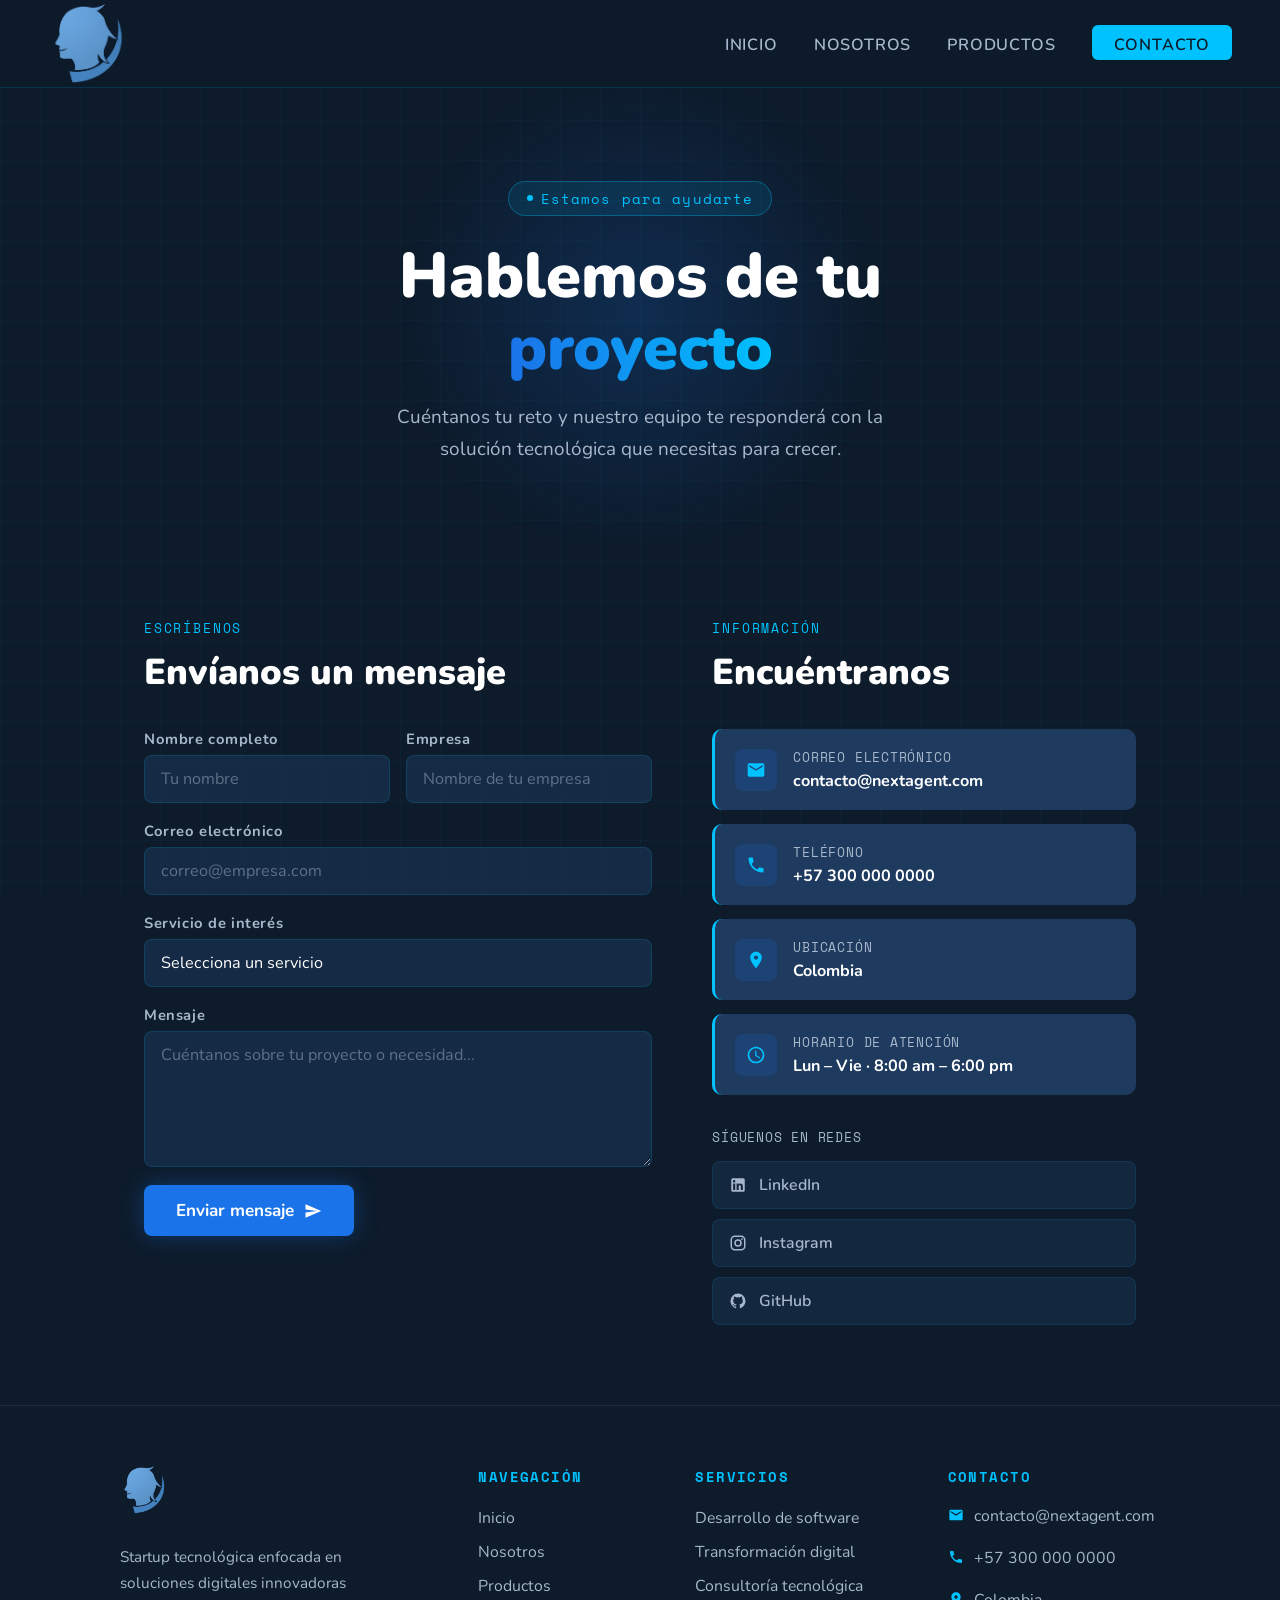
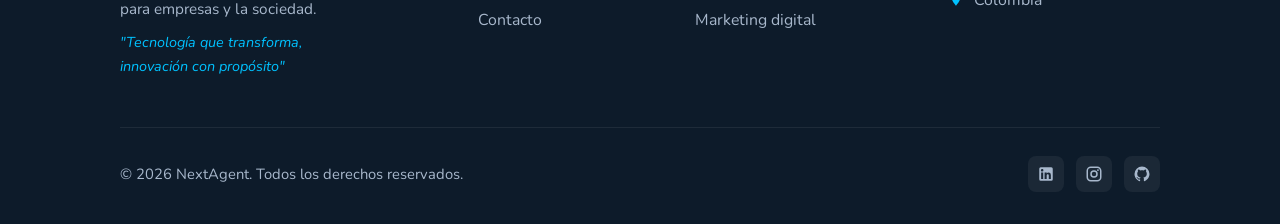
<file: pages/contact.html>
<!DOCTYPE html>
<html lang="es">
<head>
    <meta charset="UTF-8">
    <meta name="viewport" content="width=device-width, initial-scale=1.0">
    <title>Contacto — NextAgent</title>
    <link rel="stylesheet" href="../styles/contact.css">
    <link rel="icon" href="../images/logo.png" type="image/png">
</head>
<body>

    <!-- ══════════════ NAVBAR ══════════════ -->
    <nav>
        <div class="nav-logo">
            <img src="../images/logo.png" alt="NextAgent">
        </div>
        <ul class="nav-links">
            <li><a href="../index.html">Inicio</a></li>
            <li><a href="about.html">Nosotros</a></li>
            <li><a href="products.html">Productos</a></li>
            <li><a href="contact.html" class="nav-cta active">Contacto</a></li>
        </ul>
    </nav>

    <!-- ══════════════ HERO ══════════════ -->
    <section class="page-hero">
        <div class="hero-glow"></div>
        <div class="page-hero-badge"><span></span> Estamos para ayudarte</div>
        <h1>Hablemos de tu <em>proyecto</em></h1>
        <p>Cuéntanos tu reto y nuestro equipo te responderá con la solución tecnológica que necesitas para crecer.</p>
    </section>

    <main>

        <!-- ══════════════ CONTACTO PRINCIPAL ══════════════ -->
        <div class="section">
            <div class="contact-layout">

                <!-- Formulario -->
                <div class="form-container">
                    <p class="section-label">Escríbenos</p>
                    <h2 class="section-title">Envíanos un mensaje</h2>

                    <div class="contact-form">
                        <div class="form-row">
                            <div class="form-group">
                                <label for="nombre">Nombre completo</label>
                                <input type="text" id="nombre" placeholder="Tu nombre">
                            </div>
                            <div class="form-group">
                                <label for="empresa">Empresa</label>
                                <input type="text" id="empresa" placeholder="Nombre de tu empresa">
                            </div>
                        </div>
                        <div class="form-group">
                            <label for="email">Correo electrónico</label>
                            <input type="email" id="email" placeholder="correo@empresa.com">
                        </div>
                        <div class="form-group">
                            <label for="servicio">Servicio de interés</label>
                            <select id="servicio">
                                <option value="" disabled selected>Selecciona un servicio</option>
                                <option>Plataforma web empresarial</option>
                                <option>Aplicación de automatización</option>
                                <option>Sistema de gestión de datos</option>
                                <option>Panel de control / Dashboard</option>
                                <option>Desarrollo de software a medida</option>
                                <option>Transformación digital</option>
                                <option>Consultoría tecnológica</option>
                                <option>Marketing digital tecnológico</option>
                                <option>Gestión de proyectos TI</option>
                                <option>Otro</option>
                            </select>
                        </div>
                        <div class="form-group">
                            <label for="mensaje">Mensaje</label>
                            <textarea id="mensaje" rows="5" placeholder="Cuéntanos sobre tu proyecto o necesidad..."></textarea>
                        </div>
                        <button class="btn-submit" onclick="handleSubmit()">
                            Enviar mensaje
                            <svg viewBox="0 0 24 24"><path d="M2.01 21L23 12 2.01 3 2 10l15 2-15 2z"/></svg>
                        </button>
                        <div class="form-success" id="successMsg">
                            <svg viewBox="0 0 24 24"><path d="M9 16.17L4.83 12l-1.42 1.41L9 19 21 7l-1.41-1.41z"/></svg>
                            ¡Mensaje enviado! Te contactaremos pronto.
                        </div>
                    </div>
                </div>

                <!-- Info de contacto -->
                <div class="contact-info">
                    <p class="section-label">Información</p>
                    <h2 class="section-title">Encuéntranos</h2>

                    <div class="info-cards">
                        <div class="info-card">
                            <div class="info-icon">
                                <svg viewBox="0 0 24 24"><path d="M20 4H4c-1.1 0-2 .9-2 2v12c0 1.1.9 2 2 2h16c1.1 0 2-.9 2-2V6c0-1.1-.9-2-2-2zm0 4l-8 5-8-5V6l8 5 8-5v2z"/></svg>
                            </div>
                            <div>
                                <div class="info-label">Correo electrónico</div>
                                <div class="info-value">contacto@nextagent.com</div>
                            </div>
                        </div>
                        <div class="info-card">
                            <div class="info-icon">
                                <svg viewBox="0 0 24 24"><path d="M6.62 10.79a15.05 15.05 0 0 0 6.59 6.59l2.2-2.2c.27-.27.67-.36 1.02-.24 1.12.37 2.33.57 3.57.57.55 0 1 .45 1 1V20c0 .55-.45 1-1 1-9.39 0-17-7.61-17-17 0-.55.45-1 1-1h3.5c.55 0 1 .45 1 1 0 1.25.2 2.45.57 3.57.11.35.03.74-.25 1.02l-2.2 2.2z"/></svg>
                            </div>
                            <div>
                                <div class="info-label">Teléfono</div>
                                <div class="info-value">+57 300 000 0000</div>
                            </div>
                        </div>
                        <div class="info-card">
                            <div class="info-icon">
                                <svg viewBox="0 0 24 24"><path d="M12 2C8.13 2 5 5.13 5 9c0 5.25 7 13 7 13s7-7.75 7-13c0-3.87-3.13-7-7-7zm0 9.5c-1.38 0-2.5-1.12-2.5-2.5s1.12-2.5 2.5-2.5 2.5 1.12 2.5 2.5-1.12 2.5-2.5 2.5z"/></svg>
                            </div>
                            <div>
                                <div class="info-label">Ubicación</div>
                                <div class="info-value">Colombia</div>
                            </div>
                        </div>
                        <div class="info-card">
                            <div class="info-icon">
                                <svg viewBox="0 0 24 24"><path d="M11.99 2C6.47 2 2 6.48 2 12s4.47 10 9.99 10C17.52 22 22 17.52 22 12S17.52 2 11.99 2zM12 20c-4.42 0-8-3.58-8-8s3.58-8 8-8 8 3.58 8 8-3.58 8-8 8zm.5-13H11v6l5.25 3.15.75-1.23-4.5-2.67V7z"/></svg>
                            </div>
                            <div>
                                <div class="info-label">Horario de atención</div>
                                <div class="info-value">Lun – Vie · 8:00 am – 6:00 pm</div>
                            </div>
                        </div>
                    </div>

                    <!-- Redes sociales -->
                    <div class="social-section">
                        <p class="info-label" style="margin-bottom:14px">Síguenos en redes</p>
                        <div class="social-links">
                            <a href="#" class="social-link">
                                <svg viewBox="0 0 24 24"><path d="M19 3a2 2 0 0 1 2 2v14a2 2 0 0 1-2 2H5a2 2 0 0 1-2-2V5a2 2 0 0 1 2-2h14m-.5 15.5v-5.3a3.26 3.26 0 0 0-3.26-3.26c-.85 0-1.84.52-2.32 1.3v-1.11h-2.79v8.37h2.79v-4.93c0-.77.62-1.4 1.39-1.4a1.4 1.4 0 0 1 1.4 1.4v4.93h2.79M6.88 8.56a1.68 1.68 0 0 0 1.68-1.68c0-.93-.75-1.69-1.68-1.69a1.69 1.69 0 0 0-1.69 1.69c0 .93.76 1.68 1.69 1.68m1.39 9.94v-8.37H5.5v8.37h2.77z"/></svg>
                                LinkedIn
                            </a>
                            <a href="#" class="social-link">
                                <svg viewBox="0 0 24 24"><path d="M7.8 2h8.4C19.4 2 22 4.6 22 7.8v8.4a5.8 5.8 0 0 1-5.8 5.8H7.8C4.6 22 2 19.4 2 16.2V7.8A5.8 5.8 0 0 1 7.8 2m-.2 2A3.6 3.6 0 0 0 4 7.6v8.8C4 18.39 5.61 20 7.6 20h8.8a3.6 3.6 0 0 0 3.6-3.6V7.6C20 5.61 18.39 4 16.4 4H7.6m9.65 1.5a1.25 1.25 0 0 1 1.25 1.25A1.25 1.25 0 0 1 17.25 8 1.25 1.25 0 0 1 16 6.75a1.25 1.25 0 0 1 1.25-1.25M12 7a5 5 0 0 1 5 5 5 5 0 0 1-5 5 5 5 0 0 1-5-5 5 5 0 0 1 5-5m0 2a3 3 0 0 0-3 3 3 3 0 0 0 3 3 3 3 0 0 0 3-3 3 3 0 0 0-3-3z"/></svg>
                                Instagram
                            </a>
                            <a href="#" class="social-link">
                                <svg viewBox="0 0 24 24"><path d="M12 2A10 10 0 0 0 2 12c0 4.42 2.87 8.17 6.84 9.5.5.08.66-.23.66-.5v-1.69c-2.77.6-3.36-1.34-3.36-1.34-.46-1.16-1.11-1.47-1.11-1.47-.91-.62.07-.6.07-.6 1 .07 1.53 1.03 1.53 1.03.87 1.52 2.34 1.07 2.91.83.09-.65.35-1.09.63-1.34-2.22-.25-4.55-1.11-4.55-4.92 0-1.11.38-2 1.03-2.71-.1-.25-.45-1.29.1-2.64 0 0 .84-.27 2.75 1.02.79-.22 1.65-.33 2.5-.33.85 0 1.71.11 2.5.33 1.91-1.29 2.75-1.02 2.75-1.02.55 1.35.2 2.39.1 2.64.65.71 1.03 1.6 1.03 2.71 0 3.82-2.34 4.66-4.57 4.91.36.31.69.92.69 1.85V21c0 .27.16.59.67.5C19.14 20.16 22 16.42 22 12A10 10 0 0 0 12 2z"/></svg>
                                GitHub
                            </a>
                        </div>
                    </div>
                </div>

            </div>
        </div>

    </main>

    <!-- ══════════════ FOOTER ══════════════ -->
    <footer>
        <div class="footer-grid">
            <div class="footer-brand">
                <img src="../images/logo.png" alt="NextAgent">
                <p>Startup tecnológica enfocada en soluciones digitales innovadoras para empresas y la sociedad.</p>
                <p class="slogan">"Tecnología que transforma, innovación con propósito"</p>
            </div>
            <div class="footer-col">
                <h4>Navegación</h4>
                <ul>
                    <li><a href="../index.html">Inicio</a></li>
                    <li><a href="about.html">Nosotros</a></li>
                    <li><a href="products.html">Productos</a></li>
                    <li><a href="contact.html">Contacto</a></li>
                </ul>
            </div>
            <div class="footer-col">
                <h4>Servicios</h4>
                <ul>
                    <li><a href="#">Desarrollo de software</a></li>
                    <li><a href="#">Transformación digital</a></li>
                    <li><a href="#">Consultoría tecnológica</a></li>
                    <li><a href="#">Marketing digital</a></li>
                </ul>
            </div>
            <div class="footer-col">
                <h4>Contacto</h4>
                <ul class="footer-contact">
                    <li><svg viewBox="0 0 24 24"><path d="M20 4H4c-1.1 0-2 .9-2 2v12c0 1.1.9 2 2 2h16c1.1 0 2-.9 2-2V6c0-1.1-.9-2-2-2zm0 4l-8 5-8-5V6l8 5 8-5v2z"/></svg>contacto@nextagent.com</li>
                    <li><svg viewBox="0 0 24 24"><path d="M6.62 10.79a15.05 15.05 0 0 0 6.59 6.59l2.2-2.2c.27-.27.67-.36 1.02-.24 1.12.37 2.33.57 3.57.57.55 0 1 .45 1 1V20c0 .55-.45 1-1 1-9.39 0-17-7.61-17-17 0-.55.45-1 1-1h3.5c.55 0 1 .45 1 1 0 1.25.2 2.45.57 3.57.11.35.03.74-.25 1.02l-2.2 2.2z"/></svg>+57 300 000 0000</li>
                    <li><svg viewBox="0 0 24 24"><path d="M12 2C8.13 2 5 5.13 5 9c0 5.25 7 13 7 13s7-7.75 7-13c0-3.87-3.13-7-7-7zm0 9.5c-1.38 0-2.5-1.12-2.5-2.5s1.12-2.5 2.5-2.5 2.5 1.12 2.5 2.5-1.12 2.5-2.5 2.5z"/></svg>Colombia</li>
                </ul>
            </div>
        </div>
        <div class="footer-bottom">
            <p>© 2026 NextAgent. Todos los derechos reservados.</p>
            <div class="social-links-footer">
                <a href="#" class="social-link"><svg viewBox="0 0 24 24"><path d="M19 3a2 2 0 0 1 2 2v14a2 2 0 0 1-2 2H5a2 2 0 0 1-2-2V5a2 2 0 0 1 2-2h14m-.5 15.5v-5.3a3.26 3.26 0 0 0-3.26-3.26c-.85 0-1.84.52-2.32 1.3v-1.11h-2.79v8.37h2.79v-4.93c0-.77.62-1.4 1.39-1.4a1.4 1.4 0 0 1 1.4 1.4v4.93h2.79M6.88 8.56a1.68 1.68 0 0 0 1.68-1.68c0-.93-.75-1.69-1.68-1.69a1.69 1.69 0 0 0-1.69 1.69c0 .93.76 1.68 1.69 1.68m1.39 9.94v-8.37H5.5v8.37h2.77z"/></svg></a>
                <a href="#" class="social-link"><svg viewBox="0 0 24 24"><path d="M7.8 2h8.4C19.4 2 22 4.6 22 7.8v8.4a5.8 5.8 0 0 1-5.8 5.8H7.8C4.6 22 2 19.4 2 16.2V7.8A5.8 5.8 0 0 1 7.8 2m-.2 2A3.6 3.6 0 0 0 4 7.6v8.8C4 18.39 5.61 20 7.6 20h8.8a3.6 3.6 0 0 0 3.6-3.6V7.6C20 5.61 18.39 4 16.4 4H7.6m9.65 1.5a1.25 1.25 0 0 1 1.25 1.25A1.25 1.25 0 0 1 17.25 8 1.25 1.25 0 0 1 16 6.75a1.25 1.25 0 0 1 1.25-1.25M12 7a5 5 0 0 1 5 5 5 5 0 0 1-5 5 5 5 0 0 1-5-5 5 5 0 0 1 5-5m0 2a3 3 0 0 0-3 3 3 3 0 0 0 3 3 3 3 0 0 0 3-3 3 3 0 0 0-3-3z"/></svg></a>
                <a href="#" class="social-link"><svg viewBox="0 0 24 24"><path d="M12 2A10 10 0 0 0 2 12c0 4.42 2.87 8.17 6.84 9.5.5.08.66-.23.66-.5v-1.69c-2.77.6-3.36-1.34-3.36-1.34-.46-1.16-1.11-1.47-1.11-1.47-.91-.62.07-.6.07-.6 1 .07 1.53 1.03 1.53 1.03.87 1.52 2.34 1.07 2.91.83.09-.65.35-1.09.63-1.34-2.22-.25-4.55-1.11-4.55-4.92 0-1.11.38-2 1.03-2.71-.1-.25-.45-1.29.1-2.64 0 0 .84-.27 2.75 1.02.79-.22 1.65-.33 2.5-.33.85 0 1.71.11 2.5.33 1.91-1.29 2.75-1.02 2.75-1.02.55 1.35.2 2.39.1 2.64.65.71 1.03 1.6 1.03 2.71 0 3.82-2.34 4.66-4.57 4.91.36.31.69.92.69 1.85V21c0 .27.16.59.67.5C19.14 20.16 22 16.42 22 12A10 10 0 0 0 12 2z"/></svg></a>
            </div>
        </div>
    </footer>

    <script>
        function handleSubmit() {
            const nombre = document.getElementById('nombre').value;
            const email = document.getElementById('email').value;
            if (!nombre || !email) {
                alert('Por favor completa los campos obligatorios.');
                return;
            }
            document.getElementById('successMsg').style.display = 'flex';
            setTimeout(() => {
                document.getElementById('successMsg').style.display = 'none';
            }, 4000);
        }
    </script>

</body>
</html>
</file>
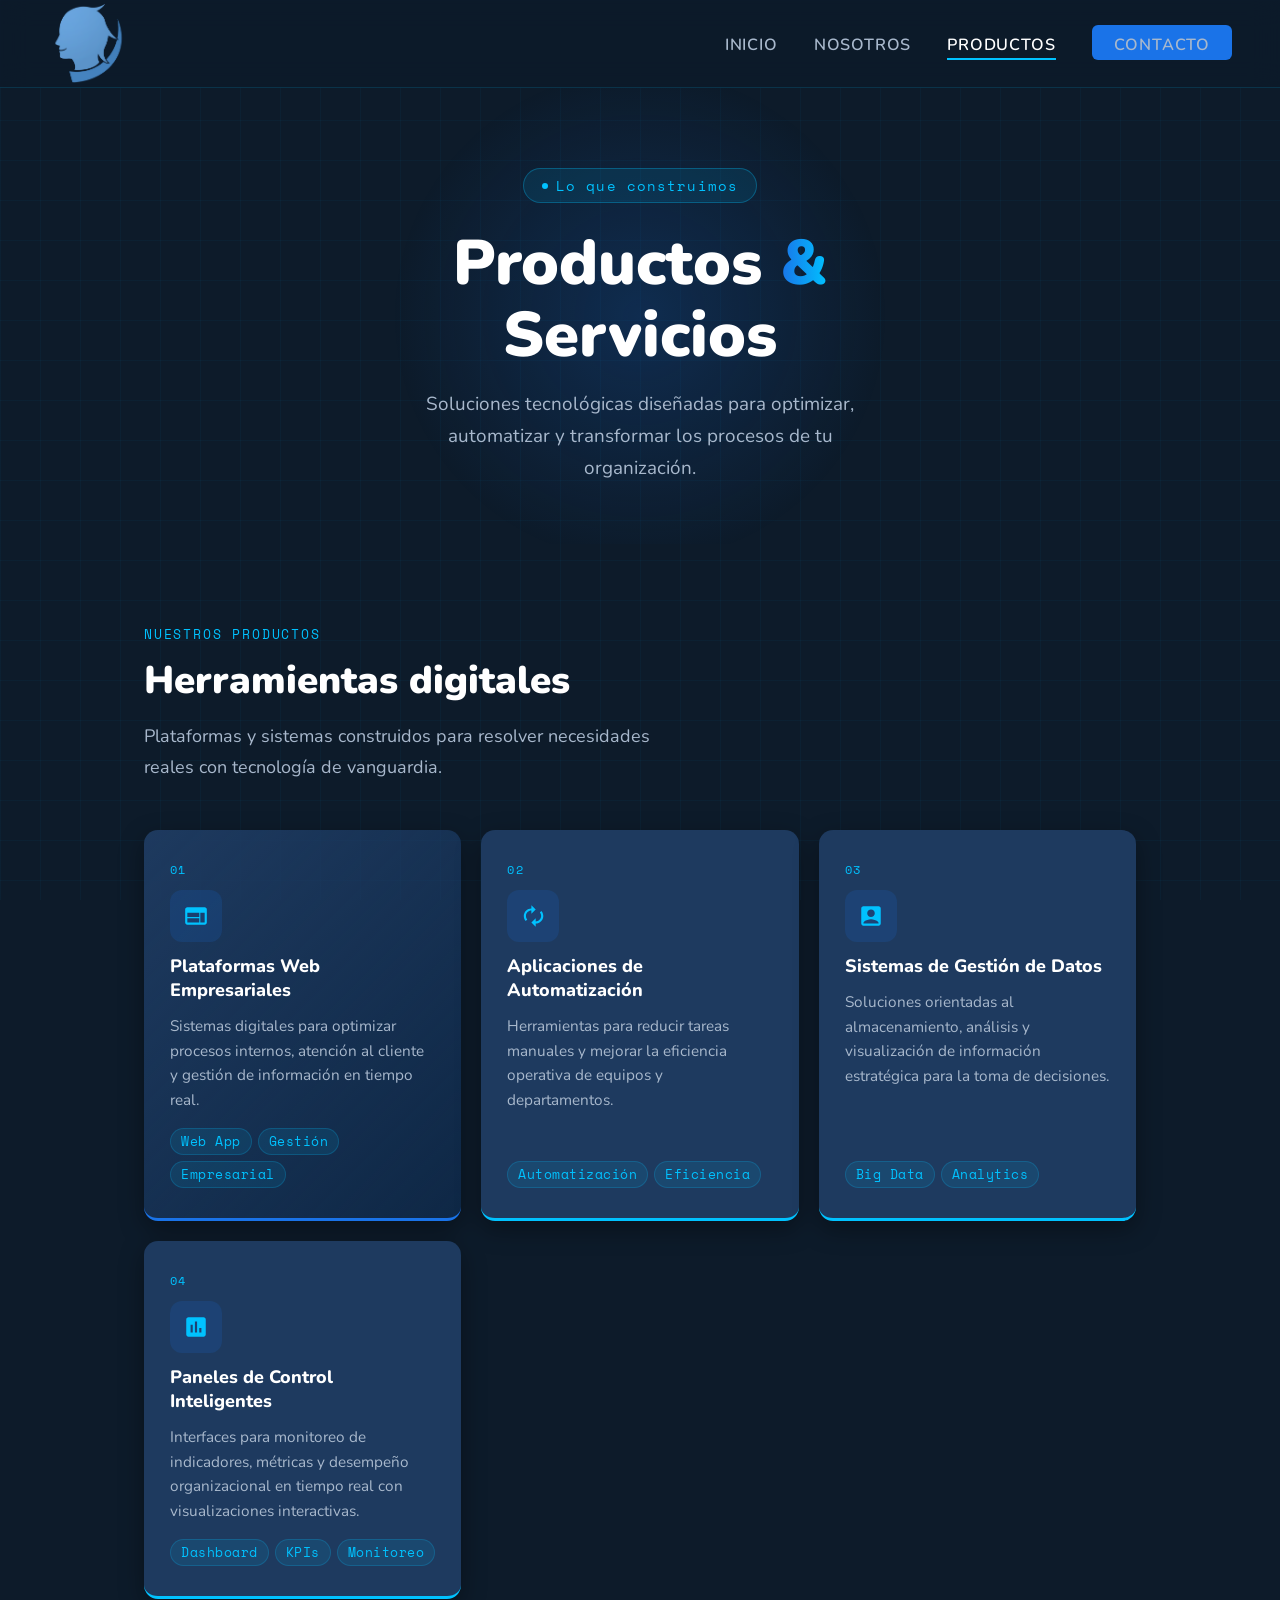
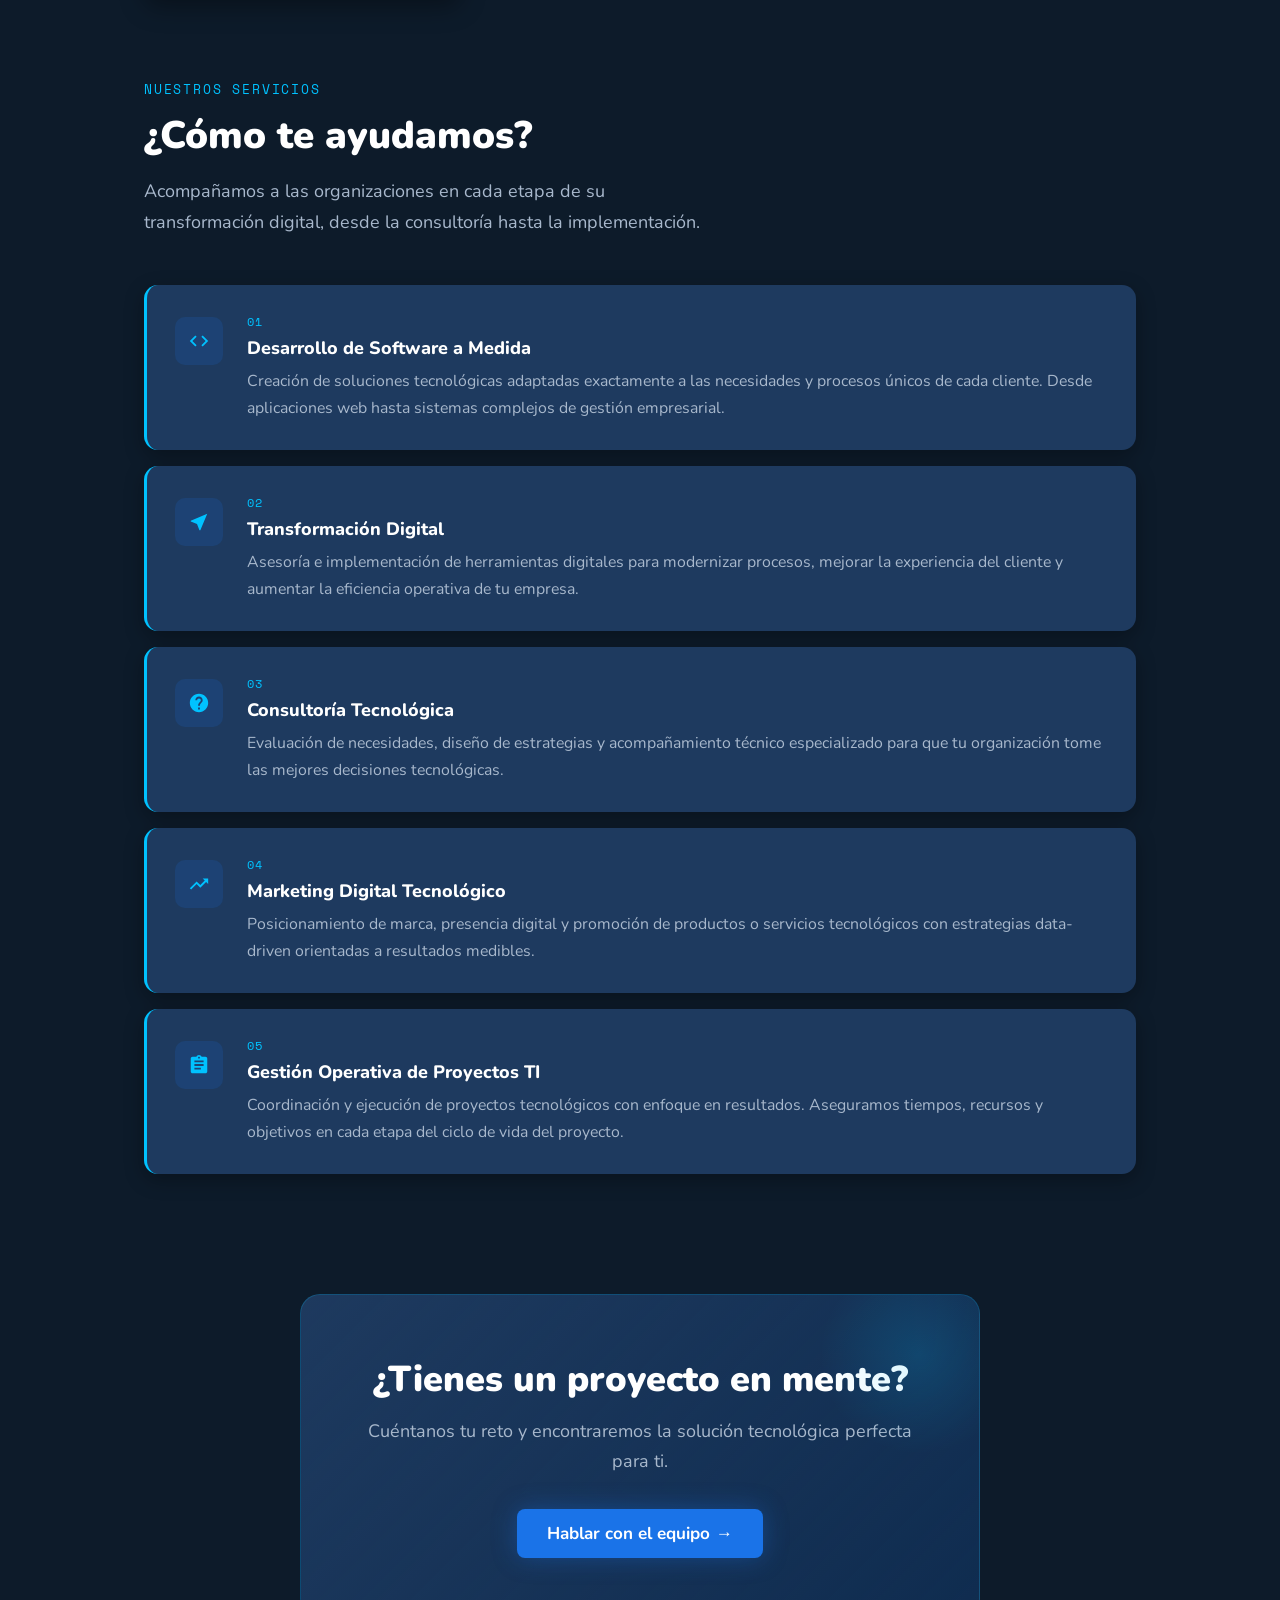
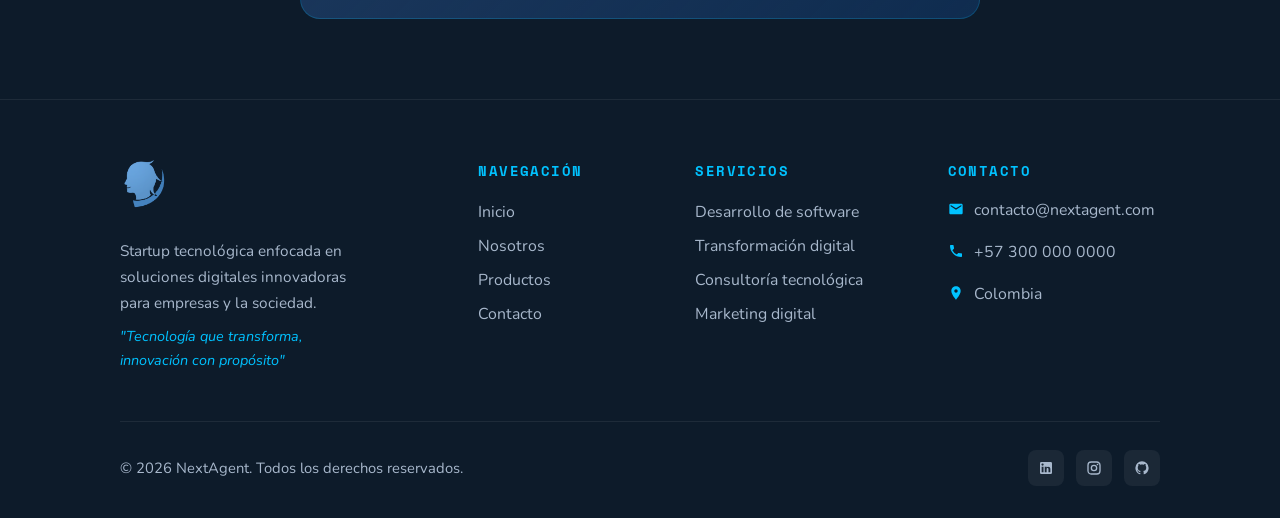
<file: pages/products.html>
<!DOCTYPE html>
<html lang="es">
<head>
    <meta charset="UTF-8">
    <meta name="viewport" content="width=device-width, initial-scale=1.0">
    <title>Productos — NextAgent</title>
    <link rel="stylesheet" href="../styles/products.css">
    <link rel="icon" href="../images/logo.png" type="image/png">
</head>
<body>

    <!-- ══════════════ NAVBAR ══════════════ -->
    <nav>
        <div class="nav-logo">
            <img src="../images/logo.png" alt="NextAgent">
        </div>
        <ul class="nav-links">
            <li><a href="../index.html">Inicio</a></li>
            <li><a href="about.html">Nosotros</a></li>
            <li><a href="products.html" class="active">Productos</a></li>
            <li><a href="contact.html" class="nav-cta">Contacto</a></li>
        </ul>
    </nav>

    <!-- ══════════════ HERO ══════════════ -->
    <section class="page-hero">
        <div class="hero-glow"></div>
        <div class="page-hero-badge"><span></span> Lo que construimos</div>
        <h1>Productos <em>&</em> Servicios</h1>
        <p>Soluciones tecnológicas diseñadas para optimizar, automatizar y transformar los procesos de tu organización.</p>
    </section>

    <main>

        <!-- ══════════════ PRODUCTOS ══════════════ -->
        <div class="section">
            <p class="section-label">Nuestros productos</p>
            <h2 class="section-title">Herramientas digitales</h2>
            <p class="section-sub">Plataformas y sistemas construidos para resolver necesidades reales con tecnología de vanguardia.</p>

            <div class="productos-grid">
                <div class="producto-card featured">
                    <div class="prod-num">01</div>
                    <div class="prod-icon">
                        <svg viewBox="0 0 24 24"><path d="M20 4H4c-1.1 0-2 .9-2 2v12c0 1.1.9 2 2 2h16c1.1 0 2-.9 2-2V6c0-1.1-.9-2-2-2zm-5 14H4v-4h11v4zm0-5H4V9h11v4zm5 5h-4V9h4v9z"/></svg>
                    </div>
                    <h3>Plataformas Web Empresariales</h3>
                    <p>Sistemas digitales para optimizar procesos internos, atención al cliente y gestión de información en tiempo real.</p>
                    <div class="prod-tags">
                        <span>Web App</span>
                        <span>Gestión</span>
                        <span>Empresarial</span>
                    </div>
                </div>
                <div class="producto-card">
                    <div class="prod-num">02</div>
                    <div class="prod-icon">
                        <svg viewBox="0 0 24 24"><path d="M19.5 12c0-1.23-.46-2.35-1.2-3.2l1.41-1.42C20.88 8.69 21.5 10.28 21.5 12c0 3.87-3.13 7-7 7v3l-4-4 4-4v3c2.76 0 5-2.24 5-5zm-14 0c0 1.23.46 2.35 1.2 3.2l-1.41 1.42C4.12 15.31 3.5 13.72 3.5 12c0-3.87 3.13-7 7-7V2l4 4-4 4V7c-2.76 0-5 2.24-5 5z"/></svg>
                    </div>
                    <h3>Aplicaciones de Automatización</h3>
                    <p>Herramientas para reducir tareas manuales y mejorar la eficiencia operativa de equipos y departamentos.</p>
                    <div class="prod-tags">
                        <span>Automatización</span>
                        <span>Eficiencia</span>
                    </div>
                </div>
                <div class="producto-card">
                    <div class="prod-num">03</div>
                    <div class="prod-icon">
                        <svg viewBox="0 0 24 24"><path d="M19 3H5c-1.1 0-2 .9-2 2v14c0 1.1.9 2 2 2h14c1.1 0 2-.9 2-2V5c0-1.1-.9-2-2-2zm-7 3c1.93 0 3.5 1.57 3.5 3.5S13.93 13 12 13s-3.5-1.57-3.5-3.5S10.07 6 12 6zm7 13H5v-.23c0-.62.28-1.2.76-1.58C7.47 15.82 9.64 15 12 15s4.53.82 6.24 2.19c.48.38.76.97.76 1.58V19z"/></svg>
                    </div>
                    <h3>Sistemas de Gestión de Datos</h3>
                    <p>Soluciones orientadas al almacenamiento, análisis y visualización de información estratégica para la toma de decisiones.</p>
                    <div class="prod-tags">
                        <span>Big Data</span>
                        <span>Analytics</span>
                    </div>
                </div>
                <div class="producto-card">
                    <div class="prod-num">04</div>
                    <div class="prod-icon">
                        <svg viewBox="0 0 24 24"><path d="M19 3H5c-1.1 0-2 .9-2 2v14c0 1.1.9 2 2 2h14c1.1 0 2-.9 2-2V5c0-1.1-.9-2-2-2zM9 17H7v-7h2v7zm4 0h-2V7h2v10zm4 0h-2v-4h2v4z"/></svg>
                    </div>
                    <h3>Paneles de Control Inteligentes</h3>
                    <p>Interfaces para monitoreo de indicadores, métricas y desempeño organizacional en tiempo real con visualizaciones interactivas.</p>
                    <div class="prod-tags">
                        <span>Dashboard</span>
                        <span>KPIs</span>
                        <span>Monitoreo</span>
                    </div>
                </div>
            </div>
        </div>

        <!-- ══════════════ SERVICIOS ══════════════ -->
        <div class="section" style="padding-top:0">
            <p class="section-label">Nuestros servicios</p>
            <h2 class="section-title">¿Cómo te ayudamos?</h2>
            <p class="section-sub">Acompañamos a las organizaciones en cada etapa de su transformación digital, desde la consultoría hasta la implementación.</p>

            <div class="servicios-list">
                <div class="servicio-item">
                    <div class="serv-icon">
                        <svg viewBox="0 0 24 24"><path d="M9.4 16.6L4.8 12l4.6-4.6L8 6l-6 6 6 6 1.4-1.4zm5.2 0l4.6-4.6-4.6-4.6L16 6l6 6-6 6-1.4-1.4z"/></svg>
                    </div>
                    <div class="serv-content">
                        <div class="serv-num">01</div>
                        <h3>Desarrollo de Software a Medida</h3>
                        <p>Creación de soluciones tecnológicas adaptadas exactamente a las necesidades y procesos únicos de cada cliente. Desde aplicaciones web hasta sistemas complejos de gestión empresarial.</p>
                    </div>
                </div>
                <div class="servicio-item">
                    <div class="serv-icon">
                        <svg viewBox="0 0 24 24"><path d="M21 3L3 10.53v.98l6.84 2.65L12.48 21h.98L21 3z"/></svg>
                    </div>
                    <div class="serv-content">
                        <div class="serv-num">02</div>
                        <h3>Transformación Digital</h3>
                        <p>Asesoría e implementación de herramientas digitales para modernizar procesos, mejorar la experiencia del cliente y aumentar la eficiencia operativa de tu empresa.</p>
                    </div>
                </div>
                <div class="servicio-item">
                    <div class="serv-icon">
                        <svg viewBox="0 0 24 24"><path d="M12 2C6.48 2 2 6.48 2 12s4.48 10 10 10 10-4.48 10-10S17.52 2 12 2zm1 17h-2v-2h2v2zm2.07-7.75l-.9.92C13.45 12.9 13 13.5 13 15h-2v-.5c0-1.1.45-2.1 1.17-2.83l1.24-1.26c.37-.36.59-.86.59-1.41 0-1.1-.9-2-2-2s-2 .9-2 2H8c0-2.21 1.79-4 4-4s4 1.79 4 4c0 .88-.36 1.68-.93 2.25z"/></svg>
                    </div>
                    <div class="serv-content">
                        <div class="serv-num">03</div>
                        <h3>Consultoría Tecnológica</h3>
                        <p>Evaluación de necesidades, diseño de estrategias y acompañamiento técnico especializado para que tu organización tome las mejores decisiones tecnológicas.</p>
                    </div>
                </div>
                <div class="servicio-item">
                    <div class="serv-icon">
                        <svg viewBox="0 0 24 24"><path d="M16 6l2.29 2.29-4.88 4.88-4-4L2 16.59 3.41 18l6-6 4 4 6.3-6.29L22 12V6z"/></svg>
                    </div>
                    <div class="serv-content">
                        <div class="serv-num">04</div>
                        <h3>Marketing Digital Tecnológico</h3>
                        <p>Posicionamiento de marca, presencia digital y promoción de productos o servicios tecnológicos con estrategias data-driven orientadas a resultados medibles.</p>
                    </div>
                </div>
                <div class="servicio-item">
                    <div class="serv-icon">
                        <svg viewBox="0 0 24 24"><path d="M19 3h-4.18C14.4 1.84 13.3 1 12 1c-1.3 0-2.4.84-2.82 2H5c-1.1 0-2 .9-2 2v14c0 1.1.9 2 2 2h14c1.1 0 2-.9 2-2V5c0-1.1-.9-2-2-2zm-7 0c.55 0 1 .45 1 1s-.45 1-1 1-1-.45-1-1 .45-1 1-1zm2 14H7v-2h7v2zm3-4H7v-2h10v2zm0-4H7V7h10v2z"/></svg>
                    </div>
                    <div class="serv-content">
                        <div class="serv-num">05</div>
                        <h3>Gestión Operativa de Proyectos TI</h3>
                        <p>Coordinación y ejecución de proyectos tecnológicos con enfoque en resultados. Aseguramos tiempos, recursos y objetivos en cada etapa del ciclo de vida del proyecto.</p>
                    </div>
                </div>
            </div>
        </div>

        <!-- ══════════════ CTA ══════════════ -->
        <div class="cta-section">
            <div class="cta-box">
                <h2>¿Tienes un proyecto en mente?</h2>
                <p>Cuéntanos tu reto y encontraremos la solución tecnológica perfecta para ti.</p>
                <a href="contact.html" class="btn-primary">Hablar con el equipo →</a>
            </div>
        </div>

    </main>

    <!-- ══════════════ FOOTER ══════════════ -->
    <footer>
        <div class="footer-grid">
            <div class="footer-brand">
                <img src="../images/logo.png" alt="NextAgent">
                <p>Startup tecnológica enfocada en soluciones digitales innovadoras para empresas y la sociedad.</p>
                <p class="slogan">"Tecnología que transforma, innovación con propósito"</p>
            </div>
            <div class="footer-col">
                <h4>Navegación</h4>
                <ul>
                    <li><a href="../index.html">Inicio</a></li>
                    <li><a href="about.html">Nosotros</a></li>
                    <li><a href="products.html">Productos</a></li>
                    <li><a href="contact.html">Contacto</a></li>
                </ul>
            </div>
            <div class="footer-col">
                <h4>Servicios</h4>
                <ul>
                    <li><a href="#">Desarrollo de software</a></li>
                    <li><a href="#">Transformación digital</a></li>
                    <li><a href="#">Consultoría tecnológica</a></li>
                    <li><a href="#">Marketing digital</a></li>
                </ul>
            </div>
            <div class="footer-col">
                <h4>Contacto</h4>
                <ul class="footer-contact">
                    <li><svg viewBox="0 0 24 24"><path d="M20 4H4c-1.1 0-2 .9-2 2v12c0 1.1.9 2 2 2h16c1.1 0 2-.9 2-2V6c0-1.1-.9-2-2-2zm0 4l-8 5-8-5V6l8 5 8-5v2z"/></svg>contacto@nextagent.com</li>
                    <li><svg viewBox="0 0 24 24"><path d="M6.62 10.79a15.05 15.05 0 0 0 6.59 6.59l2.2-2.2c.27-.27.67-.36 1.02-.24 1.12.37 2.33.57 3.57.57.55 0 1 .45 1 1V20c0 .55-.45 1-1 1-9.39 0-17-7.61-17-17 0-.55.45-1 1-1h3.5c.55 0 1 .45 1 1 0 1.25.2 2.45.57 3.57.11.35.03.74-.25 1.02l-2.2 2.2z"/></svg>+57 300 000 0000</li>
                    <li><svg viewBox="0 0 24 24"><path d="M12 2C8.13 2 5 5.13 5 9c0 5.25 7 13 7 13s7-7.75 7-13c0-3.87-3.13-7-7-7zm0 9.5c-1.38 0-2.5-1.12-2.5-2.5s1.12-2.5 2.5-2.5 2.5 1.12 2.5 2.5-1.12 2.5-2.5 2.5z"/></svg>Colombia</li>
                </ul>
            </div>
        </div>
        <div class="footer-bottom">
            <p>© 2026 NextAgent. Todos los derechos reservados.</p>
            <div class="social-links">
                <a href="#" class="social-link"><svg viewBox="0 0 24 24"><path d="M19 3a2 2 0 0 1 2 2v14a2 2 0 0 1-2 2H5a2 2 0 0 1-2-2V5a2 2 0 0 1 2-2h14m-.5 15.5v-5.3a3.26 3.26 0 0 0-3.26-3.26c-.85 0-1.84.52-2.32 1.3v-1.11h-2.79v8.37h2.79v-4.93c0-.77.62-1.4 1.39-1.4a1.4 1.4 0 0 1 1.4 1.4v4.93h2.79M6.88 8.56a1.68 1.68 0 0 0 1.68-1.68c0-.93-.75-1.69-1.68-1.69a1.69 1.69 0 0 0-1.69 1.69c0 .93.76 1.68 1.69 1.68m1.39 9.94v-8.37H5.5v8.37h2.77z"/></svg></a>
                <a href="#" class="social-link"><svg viewBox="0 0 24 24"><path d="M7.8 2h8.4C19.4 2 22 4.6 22 7.8v8.4a5.8 5.8 0 0 1-5.8 5.8H7.8C4.6 22 2 19.4 2 16.2V7.8A5.8 5.8 0 0 1 7.8 2m-.2 2A3.6 3.6 0 0 0 4 7.6v8.8C4 18.39 5.61 20 7.6 20h8.8a3.6 3.6 0 0 0 3.6-3.6V7.6C20 5.61 18.39 4 16.4 4H7.6m9.65 1.5a1.25 1.25 0 0 1 1.25 1.25A1.25 1.25 0 0 1 17.25 8 1.25 1.25 0 0 1 16 6.75a1.25 1.25 0 0 1 1.25-1.25M12 7a5 5 0 0 1 5 5 5 5 0 0 1-5 5 5 5 0 0 1-5-5 5 5 0 0 1 5-5m0 2a3 3 0 0 0-3 3 3 3 0 0 0 3 3 3 3 0 0 0 3-3 3 3 0 0 0-3-3z"/></svg></a>
                <a href="#" class="social-link"><svg viewBox="0 0 24 24"><path d="M12 2A10 10 0 0 0 2 12c0 4.42 2.87 8.17 6.84 9.5.5.08.66-.23.66-.5v-1.69c-2.77.6-3.36-1.34-3.36-1.34-.46-1.16-1.11-1.47-1.11-1.47-.91-.62.07-.6.07-.6 1 .07 1.53 1.03 1.53 1.03.87 1.52 2.34 1.07 2.91.83.09-.65.35-1.09.63-1.34-2.22-.25-4.55-1.11-4.55-4.92 0-1.11.38-2 1.03-2.71-.1-.25-.45-1.29.1-2.64 0 0 .84-.27 2.75 1.02.79-.22 1.65-.33 2.5-.33.85 0 1.71.11 2.5.33 1.91-1.29 2.75-1.02 2.75-1.02.55 1.35.2 2.39.1 2.64.65.71 1.03 1.6 1.03 2.71 0 3.82-2.34 4.66-4.57 4.91.36.31.69.92.69 1.85V21c0 .27.16.59.67.5C19.14 20.16 22 16.42 22 12A10 10 0 0 0 12 2z"/></svg></a>
            </div>
        </div>
    </footer>

</body>
</html>
</file>
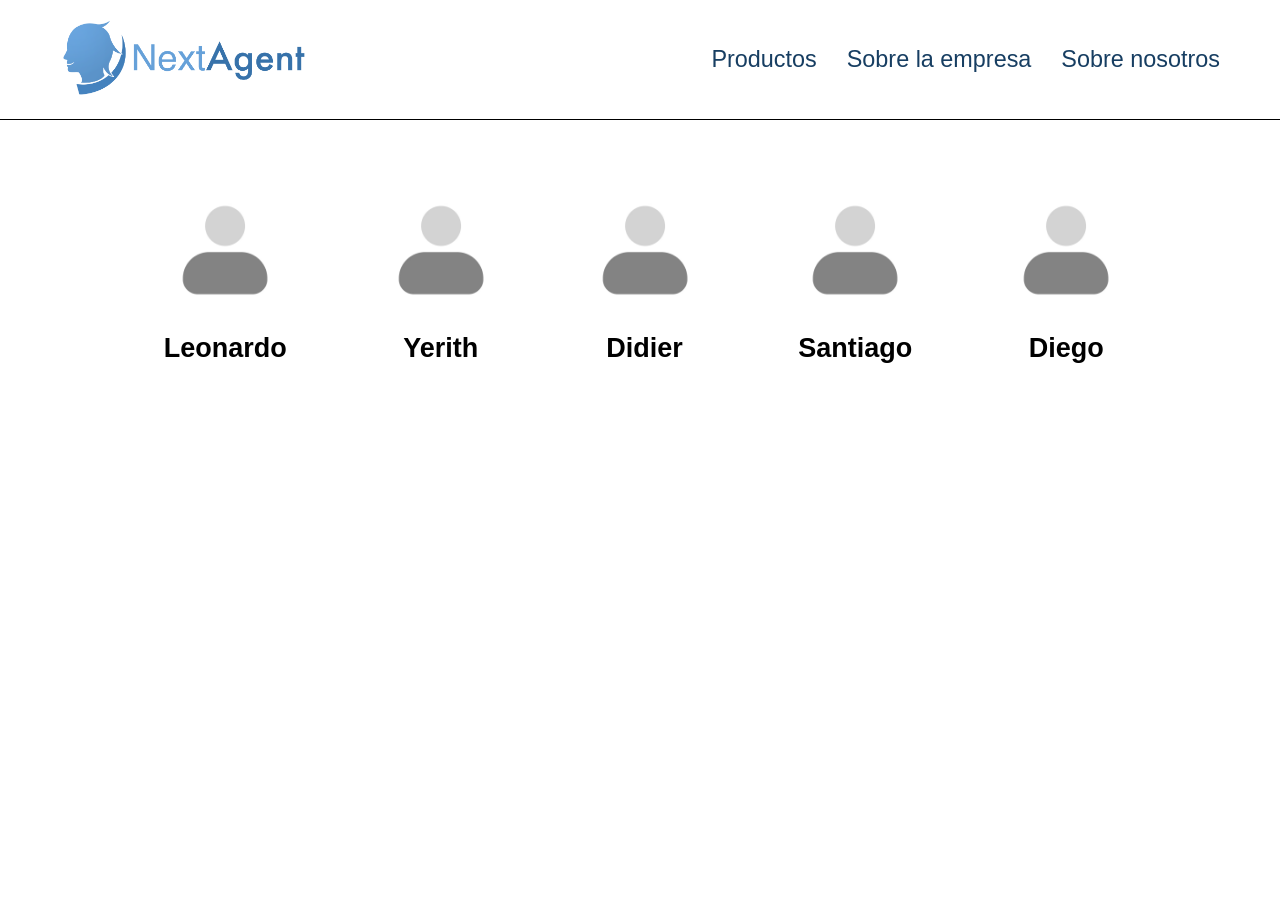
<file: pages/sobre_nosotros.html>
<!DOCTYPE html>
<html lang="en">
    <head>
        <meta charset = "UTF-8">
        <title>NextAgent ︳Sobre nosotros</title>
        <link rel = "stylesheet" href = "../style.css">
        <link rel = "stylesheet" href = "sobre_nosotros.css">
        <link rel = "icon" type = "image/png" href="../assets/logo.png">
    </head>
    <body>
        <div class = "header">
            <a href = "../index.html" id = "header-img"><img src = "../assets/logo_slogan.png" alt = "Logo" width = "250px" height = "auto"></a>
            <ul>
                <li><a>Productos</a></li>
                <li><a href = "sobre_empresa.html">Sobre la empresa</a></li>
                <li><a href = "sobre_nosotros.html">Sobre nosotros</a></li>
            </ul>
        </div>
        <div class = "members">
            <div class = "member">
                <img src = "../assets/profile_placeholder.png" alt = "" width = "100px" height = "auto">
                <h2>Leonardo</h2>
            </div>
            <div class = "member">
                <img src = "../assets/profile_placeholder.png" alt = "" width = "100px" height = "auto">
                <h2>Yerith</h2>
            </div>
            <div class = "member">
                <img src = "../assets/profile_placeholder.png" alt = "" width = "100px" height = "auto">
                <h2>Didier</h2>
            </div>
            <div class = "member">
                <img src = "../assets/profile_placeholder.png" alt = "" width = "100px" height = "auto">
                <h2>Santiago</h2>
            </div>
            <div class = "member">
                <img src = "../assets/profile_placeholder.png" alt = "" width = "100px" height = "auto">
                <h2>Diego</h2>
            </div>
        </div>
    </body>
</html>
</file>
<file: styles/index.css>
/* ─── FUENTES ─── */
@import url('https://fonts.googleapis.com/css2?family=Nunito:wght@400;600;700;800;900&family=Space+Mono:wght@400;700&display=swap');

/* ─── VARIABLES ─── */
:root {
    --blue-dark:  #0D1B2A;
    --blue-mid:   #1E3A5F;
    --blue-main:  #1A73E8;
    --cyan:       #00C2FF;
    --white:      #FFFFFF;
    --gray-light: #F4F6F9;
    --gray-text:  #A8B8CC;
}

/* ─── RESET GENERAL ─── */
* {
    margin: 0;
    padding: 0;
    box-sizing: border-box;
    text-decoration: none;
    font-family: 'Nunito', sans-serif;
    color: var(--white);
}

html {
    font-size: 18px;
}

body {
    background-color: var(--blue-dark);
    overflow-x: hidden;
}

/* ─── GRID BG ─── */
body::before {
    content: '';
    position: fixed;
    inset: 0;
    background-image:
        linear-gradient(rgba(0,194,255,0.04) 1px, transparent 1px),
        linear-gradient(90deg, rgba(0,194,255,0.04) 1px, transparent 1px);
    background-size: 40px 40px;
    pointer-events: none;
    z-index: 0;
}

/* ══════════════════════════════════════
   NAVBAR
══════════════════════════════════════ */
nav {
    background: rgba(13, 27, 42, 0.85);
    backdrop-filter: blur(14px);
    padding: 0 48px;
    display: flex;
    align-items: center;
    justify-content: space-between;
    position: sticky;
    top: 0;
    z-index: 100;
    border-bottom: 1px solid rgba(0,194,255,0.15);
    height: 88px;
}

.nav-logo img {
    width: 80px;
    display: block;
}

.nav-links {
    display: flex;
    gap: 36px;
    list-style: none;
}

.nav-links a {
    font-size: 0.9rem;
    font-weight: 600;
    letter-spacing: 0.05em;
    text-transform: uppercase;
    color: var(--gray-text);
    transition: color 0.25s;
    position: relative;
    padding-bottom: 4px;
}

.nav-links a::after {
    content: '';
    position: absolute;
    bottom: 0;
    left: 0;
    width: 0;
    height: 2px;
    background: var(--cyan);
    transition: width 0.3s ease;
}

.nav-links a:hover { color: var(--white); }
.nav-links a:hover::after { width: 100%; }

.nav-cta {
    background: var(--blue-main);
    padding: 9px 22px;
    border-radius: 6px;
    font-size: 0.85rem;
    font-weight: 700;
    letter-spacing: 0.04em;
    transition: background 0.25s, transform 0.2s;
}

.nav-cta:hover {
    background: var(--cyan);
    color: var(--blue-dark) !important;
    transform: translateY(-1px);
}

/* ══════════════════════════════════════
   HERO
══════════════════════════════════════ */
.hero {
    position: relative;
    min-height: 92vh;
    display: flex;
    flex-direction: column;
    align-items: center;
    justify-content: center;
    text-align: center;
    padding: 80px 24px;
    overflow: hidden;
}

.hero-glow {
    position: absolute;
    width: 600px;
    height: 600px;
    border-radius: 50%;
    background: radial-gradient(circle, rgba(26,115,232,0.25) 0%, transparent 70%);
    top: 50%;
    left: 50%;
    transform: translate(-50%, -50%);
    pointer-events: none;
}

.hero-badge {
    display: inline-flex;
    align-items: center;
    gap: 8px;
    background: rgba(0,194,255,0.1);
    border: 1px solid rgba(0,194,255,0.3);
    border-radius: 999px;
    padding: 6px 18px;
    font-size: 0.78rem;
    font-family: 'Space Mono', monospace;
    color: var(--cyan);
    letter-spacing: 0.08em;
    margin-bottom: 28px;
    animation: fadeDown 0.6s ease both;
}

.hero-badge span {
    width: 6px;
    height: 6px;
    border-radius: 50%;
    background: var(--cyan);
    animation: pulse 1.5s infinite;
}

/* ── NOMBRE DE EMPRESA ── */
.hero-brand {
    display: block;
    font-family: 'Space Mono', monospace;
    font-size: clamp(1.1rem, 2.2vw, 1.5rem);
    font-weight: 700;
    letter-spacing: 0.28em;
    text-transform: uppercase;
    color: var(--cyan);
    margin-bottom: 20px;
    opacity: 0.95;
    position: relative;
    padding-bottom: 16px;
}

.hero-brand::after {
    content: '';
    position: absolute;
    bottom: 0;
    left: 50%;
    transform: translateX(-50%);
    width: 36px;
    height: 2px;
    background: linear-gradient(90deg, transparent, var(--cyan), transparent);
    border-radius: 2px;
}

/* ── SLOGAN ── */
.hero h1 {
    font-size: clamp(1.6rem, 3.5vw, 2.8rem);
    font-weight: 900;
    line-height: 1.2;
    max-width: 680px;
    animation: fadeUp 0.7s 0.1s ease both;
}

.hero h1 em {
    font-style: normal;
    background: linear-gradient(90deg, var(--blue-main), var(--cyan));
    -webkit-background-clip: text;
    -webkit-text-fill-color: transparent;
    background-clip: text;
}

.hero p {
    margin-top: 20px;
    font-size: 1rem;
    color: var(--gray-text);
    max-width: 480px;
    line-height: 1.7;
    animation: fadeUp 0.7s 0.2s ease both;
}

.hero-btns {
    display: flex;
    gap: 14px;
    margin-top: 36px;
    flex-wrap: wrap;
    justify-content: center;
    animation: fadeUp 0.7s 0.3s ease both;
}

/* ─── BOTONES ─── */
.btn-primary {
    background: var(--blue-main);
    padding: 13px 30px;
    border-radius: 8px;
    font-weight: 700;
    font-size: 0.95rem;
    transition: background 0.25s, transform 0.2s, box-shadow 0.25s;
    box-shadow: 0 0 24px rgba(26,115,232,0.35);
}

.btn-primary:hover {
    background: var(--cyan);
    color: var(--blue-dark);
    transform: translateY(-2px);
    box-shadow: 0 0 32px rgba(0,194,255,0.45);
}

.btn-outline {
    border: 1.5px solid rgba(255,255,255,0.25);
    padding: 13px 30px;
    border-radius: 8px;
    font-weight: 600;
    font-size: 0.95rem;
    color: var(--gray-text);
    transition: border-color 0.25s, color 0.25s, transform 0.2s;
}

.btn-outline:hover {
    border-color: var(--cyan);
    color: var(--white);
    transform: translateY(-2px);
}

/* ══════════════════════════════════════
   STATS
══════════════════════════════════════ */
.stats {
    display: flex;
    justify-content: center;
    gap: 60px;
    flex-wrap: wrap;
    padding: 48px 24px;
    border-top: 1px solid rgba(255,255,255,0.06);
    border-bottom: 1px solid rgba(255,255,255,0.06);
    position: relative;
    z-index: 1;
}

.stat-item { text-align: center; }

.stat-item .num {
    font-size: 2.4rem;
    font-weight: 900;
    font-family: 'Space Mono', monospace;
    background: linear-gradient(90deg, var(--blue-main), var(--cyan));
    -webkit-background-clip: text;
    -webkit-text-fill-color: transparent;
    background-clip: text;
}

.stat-item .label {
    font-size: 0.82rem;
    color: var(--gray-text);
    margin-top: 4px;
    letter-spacing: 0.06em;
    text-transform: uppercase;
}

/* ══════════════════════════════════════
   SECCIONES — COMÚN
══════════════════════════════════════ */
.section {
    max-width: 1040px;
    margin: 0 auto;
    padding: 80px 24px;
    position: relative;
    z-index: 1;
}

.section-label {
    font-family: 'Space Mono', monospace;
    font-size: 0.72rem;
    color: var(--cyan);
    letter-spacing: 0.14em;
    text-transform: uppercase;
    margin-bottom: 10px;
}

.section-title {
    font-size: clamp(1.6rem, 3vw, 2.4rem);
    font-weight: 900;
    margin-bottom: 14px;
}

.section-sub {
    color: var(--gray-text);
    font-size: 1rem;
    line-height: 1.7;
    max-width: 560px;
    margin-bottom: 48px;
}

/* ══════════════════════════════════════
   VALORES / POR QUÉ ELEGIRNOS
══════════════════════════════════════ */
.valores-grid {
    display: grid;
    grid-template-columns: repeat(auto-fit, minmax(210px, 1fr));
    gap: 20px;
}

.valor-card {
    background: var(--blue-mid);
    border-radius: 12px;
    padding: 28px 22px;
    border-bottom: 3px solid var(--cyan);
    box-shadow: 0 8px 24px rgba(0,0,0,0.35);
    transition: transform 0.25s, box-shadow 0.25s;
    position: relative;
    overflow: hidden;
}

.valor-card::before {
    content: '';
    position: absolute;
    inset: 0;
    background: linear-gradient(135deg, rgba(0,194,255,0.06) 0%, transparent 60%);
    opacity: 0;
    transition: opacity 0.3s;
}

.valor-card:hover { transform: translateY(-5px); box-shadow: 0 16px 40px rgba(0,0,0,0.5); }
.valor-card:hover::before { opacity: 1; }

.valor-icon {
    width: 48px;
    height: 48px;
    background: rgba(26,115,232,0.15);
    border-radius: 10px;
    display: flex;
    align-items: center;
    justify-content: center;
    margin-bottom: 16px;
}

.valor-icon svg { width: 24px; height: 24px; fill: var(--cyan); }
.valor-card h3 { font-size: 1rem; font-weight: 800; margin-bottom: 8px; }
.valor-card p  { font-size: 0.85rem; color: var(--gray-text); line-height: 1.6; }

/* ══════════════════════════════════════
   SERVICIOS
══════════════════════════════════════ */
.servicios-grid {
    display: grid;
    grid-template-columns: repeat(auto-fit, minmax(280px, 1fr));
    gap: 20px;
}

.servicio-card {
    background: var(--blue-mid);
    border-radius: 12px;
    padding: 28px 24px;
    border-bottom: 3px solid var(--cyan);
    box-shadow: 0 8px 24px rgba(0,0,0,0.35);
    transition: transform 0.25s, box-shadow 0.25s;
    display: flex;
    flex-direction: column;
    gap: 12px;
}

.servicio-card:hover { transform: translateY(-5px); box-shadow: 0 16px 40px rgba(0,0,0,0.5); }

.servicio-num {
    font-family: 'Space Mono', monospace;
    font-size: 0.7rem;
    color: var(--cyan);
    letter-spacing: 0.1em;
}

.servicio-card h3 { font-size: 1rem; font-weight: 800; }
.servicio-card p  { font-size: 0.85rem; color: var(--gray-text); line-height: 1.6; flex: 1; }

.servicio-link {
    display: inline-flex;
    align-items: center;
    gap: 6px;
    font-size: 0.82rem;
    font-weight: 700;
    color: var(--cyan);
    transition: gap 0.2s;
}

.servicio-link:hover { gap: 10px; }

/* ══════════════════════════════════════
   CLIENTES
══════════════════════════════════════ */
.clientes-grid {
    display: grid;
    grid-template-columns: repeat(auto-fit, minmax(200px, 1fr));
    gap: 16px;
}

.cliente-card {
    background: rgba(30,58,95,0.5);
    border: 1px solid rgba(0,194,255,0.12);
    border-radius: 10px;
    padding: 24px 20px;
    text-align: center;
    transition: border-color 0.25s, background 0.25s, transform 0.25s;
}

.cliente-card:hover {
    border-color: rgba(0,194,255,0.4);
    background: rgba(30,58,95,0.8);
    transform: translateY(-3px);
}

.cliente-sector {
    font-family: 'Space Mono', monospace;
    font-size: 0.65rem;
    color: var(--cyan);
    letter-spacing: 0.1em;
    text-transform: uppercase;
    margin-bottom: 6px;
}

.cliente-card h3 { font-size: 0.95rem; font-weight: 800; }

/* ══════════════════════════════════════
   CTA FINAL
══════════════════════════════════════ */
.cta-section {
    position: relative;
    z-index: 1;
    padding: 80px 24px;
    text-align: center;
    overflow: hidden;
}

.cta-box {
    max-width: 680px;
    margin: 0 auto;
    background: linear-gradient(135deg, var(--blue-mid) 0%, rgba(26,115,232,0.2) 100%);
    border: 1px solid rgba(0,194,255,0.2);
    border-radius: 20px;
    padding: 60px 48px;
    position: relative;
    overflow: hidden;
}

.cta-box::before {
    content: '';
    position: absolute;
    top: -40px;
    right: -40px;
    width: 200px;
    height: 200px;
    border-radius: 50%;
    background: radial-gradient(circle, rgba(0,194,255,0.15) 0%, transparent 70%);
}

.cta-box h2 { font-size: clamp(1.4rem, 3vw, 2rem); font-weight: 900; margin-bottom: 12px; }
.cta-box p  { color: var(--gray-text); font-size: 1rem; line-height: 1.7; margin-bottom: 32px; }

/* ══════════════════════════════════════
   FOOTER
══════════════════════════════════════ */
footer {
    border-top: 1px solid rgba(255,255,255,0.07);
    padding: 60px 48px 32px;
    position: relative;
    z-index: 1;
}

.footer-grid {
    display: grid;
    grid-template-columns: 1.8fr 1fr 1.2fr 1.2fr;
    gap: 40px;
    max-width: 1040px;
    margin: 0 auto 48px;
}

.footer-brand img { width: 48px; margin-bottom: 14px; }

.footer-brand p {
    font-size: 0.85rem;
    color: var(--gray-text);
    line-height: 1.7;
    max-width: 240px;
    margin-top: 10px;
}

.footer-brand .slogan {
    font-size: 0.8rem;
    color: var(--cyan);
    font-style: italic;
    margin-top: 8px;
}

.footer-col h4 {
    font-size: 0.78rem;
    font-family: 'Space Mono', monospace;
    letter-spacing: 0.1em;
    text-transform: uppercase;
    color: var(--cyan);
    margin-bottom: 18px;
}

.footer-col ul {
    list-style: none;
    display: flex;
    flex-direction: column;
    gap: 10px;
}

.footer-col ul li a {
    font-size: 0.88rem;
    color: var(--gray-text);
    transition: color 0.2s;
}

.footer-col ul li a:hover { color: var(--white); }

.footer-contact li {
    display: flex;
    align-items: flex-start;
    gap: 10px;
    font-size: 0.88rem;
    color: var(--gray-text);
    margin-bottom: 10px;
}

.footer-contact li svg {
    width: 16px;
    height: 16px;
    fill: var(--cyan);
    flex-shrink: 0;
    margin-top: 2px;
}

.footer-bottom {
    max-width: 1040px;
    margin: 0 auto;
    padding-top: 28px;
    border-top: 1px solid rgba(255,255,255,0.07);
    display: flex;
    align-items: center;
    justify-content: space-between;
    flex-wrap: wrap;
    gap: 16px;
}

.footer-bottom p { font-size: 0.82rem; color: var(--gray-text); }

.social-links { display: flex; gap: 12px; }

.social-link {
    width: 36px;
    height: 36px;
    background: rgba(255,255,255,0.06);
    border-radius: 8px;
    display: flex;
    align-items: center;
    justify-content: center;
    transition: background 0.25s, transform 0.2s;
}

.social-link:hover { background: rgba(0,194,255,0.2); transform: translateY(-2px); }

.social-link svg { width: 16px; height: 16px; fill: var(--gray-text); transition: fill 0.25s; }
.social-link:hover svg { fill: var(--cyan); }

/* ══════════════════════════════════════
   ANIMACIONES
══════════════════════════════════════ */
@keyframes fadeUp {
    from { opacity: 0; transform: translateY(20px); }
    to   { opacity: 1; transform: translateY(0); }
}

@keyframes fadeDown {
    from { opacity: 0; transform: translateY(-12px); }
    to   { opacity: 1; transform: translateY(0); }
}

@keyframes pulse {
    0%, 100% { opacity: 1; transform: scale(1); }
    50%       { opacity: 0.5; transform: scale(0.7); }
}
</file>
<file: styles/about.css>
/* ─── FUENTES ─── */
@import url('https://fonts.googleapis.com/css2?family=Nunito:wght@400;600;700;800;900&family=Space+Mono:wght@400;700&display=swap');

/* ─── VARIABLES ─── */
:root {
    --blue-dark:  #0D1B2A;
    --blue-mid:   #1E3A5F;
    --blue-main:  #1A73E8;
    --cyan:       #00C2FF;
    --white:      #FFFFFF;
    --gray-text:  #A8B8CC;
}

/* ─── RESET ─── */
* {
    margin: 0; padding: 0;
    box-sizing: border-box;
    text-decoration: none;
    font-family: 'Nunito', sans-serif;
    color: var(--white);
}

body {
    background-color: var(--blue-dark);
    overflow-x: hidden;
}

body::before {
    content: '';
    position: fixed; inset: 0;
    background-image:
        linear-gradient(rgba(0,194,255,0.04) 1px, transparent 1px),
        linear-gradient(90deg, rgba(0,194,255,0.04) 1px, transparent 1px);
    background-size: 40px 40px;
    pointer-events: none;
    z-index: 0;
}

html {
    font-size: 18px;
}
/* ══════════════════════════════════════
   NAVBAR
══════════════════════════════════════ */
nav {
    background: rgba(13,27,42,0.85);
    backdrop-filter: blur(14px);
    padding: 0 48px;
    display: flex; align-items: center; justify-content: space-between;
    position: sticky; top: 0; z-index: 100;
    border-bottom: 1px solid rgba(0,194,255,0.15);
    height: 88px;
}

.nav-logo img { width: 80px; display: block; }

.nav-links {
    display: flex; gap: 36px; list-style: none;
}

.nav-links a {
    font-size: 0.9rem; font-weight: 600;
    letter-spacing: 0.05em; text-transform: uppercase;
    color: var(--gray-text);
    transition: color 0.25s;
    position: relative; padding-bottom: 4px;
}

.nav-links a::after {
    content: '';
    position: absolute; bottom: 0; left: 0;
    width: 0; height: 2px;
    background: var(--cyan);
    transition: width 0.3s ease;
}

.nav-links a:hover,
.nav-links a.active { color: var(--white); }
.nav-links a:hover::after,
.nav-links a.active::after { width: 100%; }

.nav-cta {
    background: var(--blue-main);
    padding: 9px 22px; border-radius: 6px;
    font-size: 0.85rem; font-weight: 700;
    transition: background 0.25s, transform 0.2s;
}
.nav-cta:hover { background: var(--cyan); color: var(--blue-dark) !important; transform: translateY(-1px); }
.nav-cta.active { background: var(--cyan); color: var(--blue-dark) !important; }
.nav-cta::after { display: none !important; }

/* ══════════════════════════════════════
   PAGE HERO
══════════════════════════════════════ */
.page-hero {
    position: relative;
    min-height: 50vh;
    display: flex; flex-direction: column;
    align-items: center; justify-content: center;
    text-align: center;
    padding: 80px 24px 60px;
    overflow: hidden;
}

.hero-glow {
    position: absolute;
    width: 500px; height: 500px; border-radius: 50%;
    background: radial-gradient(circle, rgba(26,115,232,0.2) 0%, transparent 70%);
    top: 50%; left: 50%; transform: translate(-50%,-50%);
    pointer-events: none;
}

.page-hero-badge {
    display: inline-flex; align-items: center; gap: 8px;
    background: rgba(0,194,255,0.1);
    border: 1px solid rgba(0,194,255,0.3);
    border-radius: 999px; padding: 6px 18px;
    font-size: 0.78rem; font-family: 'Space Mono', monospace;
    color: var(--cyan); letter-spacing: 0.08em;
    margin-bottom: 24px;
    animation: fadeDown 0.6s ease both;
}

.page-hero-badge span {
    width: 6px; height: 6px; border-radius: 50%;
    background: var(--cyan); animation: pulse 1.5s infinite;
}

.page-hero h1 {
    font-size: clamp(2rem, 5vw, 3.5rem);
    font-weight: 900; line-height: 1.15; max-width: 640px;
    animation: fadeUp 0.7s 0.1s ease both;
}

.page-hero h1 em {
    font-style: normal;
    background: linear-gradient(90deg, var(--blue-main), var(--cyan));
    -webkit-background-clip: text; -webkit-text-fill-color: transparent;
    background-clip: text;
}

.page-hero p {
    margin-top: 16px; font-size: 1.05rem;
    color: var(--gray-text); max-width: 500px; line-height: 1.7;
    animation: fadeUp 0.7s 0.2s ease both;
}

/* ══════════════════════════════════════
   SECTIONS COMÚN
══════════════════════════════════════ */
.section {
    max-width: 1040px; margin: 0 auto;
    padding: 80px 24px; position: relative; z-index: 1;
}

.section-label {
    font-family: 'Space Mono', monospace;
    font-size: 0.72rem; color: var(--cyan);
    letter-spacing: 0.14em; text-transform: uppercase;
    margin-bottom: 10px;
}

.section-title {
    font-size: clamp(1.6rem, 3vw, 2.4rem);
    font-weight: 900; margin-bottom: 14px;
}

.section-sub {
    color: var(--gray-text); font-size: 1rem;
    line-height: 1.7; max-width: 560px; margin-bottom: 48px;
}

.body-text {
    color: var(--gray-text); font-size: 0.95rem;
    line-height: 1.8; margin-bottom: 16px;
}

/* ══════════════════════════════════════
   ABOUT — SPLIT
══════════════════════════════════════ */
.about-split {
    display: grid;
    grid-template-columns: 1.4fr 1fr;
    gap: 48px; align-items: center;
}

.about-text .section-title { margin-top: 10px; }

.about-card-highlight {
    display: grid; grid-template-columns: 1fr 1fr; gap: 16px;
}

.highlight-item {
    background: var(--blue-mid);
    border-radius: 12px; padding: 24px 20px;
    border-bottom: 3px solid var(--cyan);
    box-shadow: 0 8px 24px rgba(0,0,0,0.3);
    text-align: center;
    transition: transform 0.25s;
}

.highlight-item:hover { transform: translateY(-4px); }

.highlight-num {
    display: block;
    font-family: 'Space Mono', monospace;
    font-size: 2rem; font-weight: 700;
    background: linear-gradient(90deg, var(--blue-main), var(--cyan));
    -webkit-background-clip: text; -webkit-text-fill-color: transparent;
    background-clip: text;
    margin-bottom: 6px;
}

.highlight-label {
    display: block;
    font-size: 0.78rem; color: var(--gray-text);
    text-transform: uppercase; letter-spacing: 0.06em;
}

/* ══════════════════════════════════════
   ABOUT — MISIÓN Y VISIÓN
══════════════════════════════════════ */
.mv-grid {
    display: grid; grid-template-columns: 1fr 1fr; gap: 24px;
}

.mv-card {
    background: var(--blue-mid);
    border-radius: 14px; padding: 36px 30px;
    border-bottom: 3px solid var(--cyan);
    box-shadow: 0 8px 24px rgba(0,0,0,0.3);
    transition: transform 0.25s, box-shadow 0.25s;
}

.mv-card:hover { transform: translateY(-5px); box-shadow: 0 16px 40px rgba(0,0,0,0.5); }

.mv-icon {
    width: 52px; height: 52px;
    background: rgba(26,115,232,0.15);
    border-radius: 12px;
    display: flex; align-items: center; justify-content: center;
    margin-bottom: 20px;
}

.mv-icon svg { width: 26px; height: 26px; fill: var(--cyan); }

.mv-card h3 { font-size: 1.2rem; font-weight: 900; margin-bottom: 12px; }
.mv-card p  { font-size: 0.9rem; color: var(--gray-text); line-height: 1.7; }

/* ══════════════════════════════════════
   ABOUT — VALORES
══════════════════════════════════════ */
.valores-grid {
    display: grid;
    grid-template-columns: repeat(auto-fit, minmax(200px, 1fr));
    gap: 20px;
}

.valor-card {
    background: var(--blue-mid);
    border-radius: 12px; padding: 28px 22px;
    border-bottom: 3px solid var(--cyan);
    box-shadow: 0 8px 24px rgba(0,0,0,0.35);
    transition: transform 0.25s, box-shadow 0.25s;
    position: relative; overflow: hidden;
}

.valor-card::before {
    content: ''; position: absolute; inset: 0;
    background: linear-gradient(135deg, rgba(0,194,255,0.06) 0%, transparent 60%);
    opacity: 0; transition: opacity 0.3s;
}

.valor-card:hover { transform: translateY(-5px); box-shadow: 0 16px 40px rgba(0,0,0,0.5); }
.valor-card:hover::before { opacity: 1; }

.valor-icon {
    width: 48px; height: 48px;
    background: rgba(26,115,232,0.15);
    border-radius: 10px;
    display: flex; align-items: center; justify-content: center;
    margin-bottom: 16px;
}

.valor-icon svg { width: 24px; height: 24px; fill: var(--cyan); }
.valor-card h3 { font-size: 1rem; font-weight: 800; margin-bottom: 8px; }
.valor-card p  { font-size: 0.85rem; color: var(--gray-text); line-height: 1.6; }

/* ══════════════════════════════════════
   ABOUT — EQUIPO
══════════════════════════════════════ */
.equipo-grid {
    display: grid;
    grid-template-columns: repeat(5, 1fr);
    gap: 20px;
}

.team-card {
    background: var(--blue-mid);
    border-radius: 16px;
    border-bottom: 3px solid var(--cyan);
    box-shadow: 0 8px 24px rgba(0,0,0,0.3);
    display: flex;
    flex-direction: column;
    overflow: hidden;
    transition: transform 0.25s, box-shadow 0.25s;
}

.team-card:hover {
    transform: translateY(-6px);
    box-shadow: 0 20px 48px rgba(0,0,0,0.55);
}

.team-photo {
    width: 100%;
    height: 200px;
    background-color: rgba(26,115,232,0.15);
    background-size: cover;
    background-position: top center;
    background-repeat: no-repeat;
    position: relative;
    flex-shrink: 0;
}

.avatar-fallback {
    position: absolute;
    inset: 0;
    display: flex;
    align-items: center;
    justify-content: center;
    font-size: 3.5rem;
    font-weight: 900;
    color: var(--cyan);
    opacity: 0;
}

.team-photo.no-photo .avatar-fallback {
    opacity: 1;
}

.team-info {
    padding: 16px 16px 20px;
}

.team-role {
    font-family: 'Space Mono', monospace;
    font-size: 0.58rem;
    color: var(--cyan);
    letter-spacing: 0.08em;
    text-transform: uppercase;
    margin-bottom: 6px;
}

.team-info h3 { font-size: 1rem; font-weight: 900; margin-bottom: 8px; }
.team-info p  { font-size: 0.8rem; color: var(--gray-text); line-height: 1.6; }

/* ══════════════════════════════════════
   FOOTER
══════════════════════════════════════ */
footer {
    border-top: 1px solid rgba(255,255,255,0.07);
    padding: 60px 48px 32px;
    position: relative; z-index: 1;
}

.footer-grid {
    display: grid;
    grid-template-columns: 1.8fr 1fr 1.2fr 1.2fr;
    gap: 40px; max-width: 1040px;
    margin: 0 auto 48px;
}

.footer-brand img { width: 48px; margin-bottom: 14px; }
.footer-brand p   { font-size: 0.85rem; color: var(--gray-text); line-height: 1.7; max-width: 240px; margin-top: 10px; }
.footer-brand .slogan { font-size: 0.8rem; color: var(--cyan); font-style: italic; margin-top: 8px; }

.footer-col h4 {
    font-size: 0.78rem; font-family: 'Space Mono', monospace;
    letter-spacing: 0.1em; text-transform: uppercase;
    color: var(--cyan); margin-bottom: 18px;
}

.footer-col ul { list-style: none; display: flex; flex-direction: column; gap: 10px; }
.footer-col ul li a { font-size: 0.88rem; color: var(--gray-text); transition: color 0.2s; }
.footer-col ul li a:hover { color: var(--white); }

.footer-contact li {
    display: flex; align-items: flex-start; gap: 10px;
    font-size: 0.88rem; color: var(--gray-text); margin-bottom: 10px;
}
.footer-contact li svg { width: 16px; height: 16px; fill: var(--cyan); flex-shrink: 0; margin-top: 2px; }

.footer-bottom {
    max-width: 1040px; margin: 0 auto; padding-top: 28px;
    border-top: 1px solid rgba(255,255,255,0.07);
    display: flex; align-items: center; justify-content: space-between;
    flex-wrap: wrap; gap: 16px;
}

.footer-bottom p { font-size: 0.82rem; color: var(--gray-text); }

.social-links { display: flex; gap: 12px; }

.social-link {
    width: 36px; height: 36px;
    background: rgba(255,255,255,0.06);
    border-radius: 8px;
    display: flex; align-items: center; justify-content: center;
    transition: background 0.25s, transform 0.2s;
}

.social-link:hover { background: rgba(0,194,255,0.2); transform: translateY(-2px); }
.social-link svg { width: 16px; height: 16px; fill: var(--gray-text); transition: fill 0.25s; }
.social-link:hover svg { fill: var(--cyan); }

/* ══════════════════════════════════════
   ANIMACIONES
══════════════════════════════════════ */
@keyframes fadeUp {
    from { opacity: 0; transform: translateY(20px); }
    to   { opacity: 1; transform: translateY(0); }
}
@keyframes fadeDown {
    from { opacity: 0; transform: translateY(-12px); }
    to   { opacity: 1; transform: translateY(0); }
}
@keyframes pulse {
    0%, 100% { opacity: 1; transform: scale(1); }
    50%       { opacity: 0.5; transform: scale(0.7); }
}
</file>
<file: styles/contact.css>
/* ─── FUENTES ─── */
@import url('https://fonts.googleapis.com/css2?family=Nunito:wght@400;600;700;800;900&family=Space+Mono:wght@400;700&display=swap');

/* ─── VARIABLES ─── */
:root {
    --blue-dark:  #0D1B2A;
    --blue-mid:   #1E3A5F;
    --blue-main:  #1A73E8;
    --cyan:       #00C2FF;
    --white:      #FFFFFF;
    --gray-text:  #A8B8CC;
}

/* ─── RESET ─── */
* {
    margin: 0; padding: 0;
    box-sizing: border-box; text-decoration: none;
    font-family: 'Nunito', sans-serif; color: var(--white);
}

body { background-color: var(--blue-dark); overflow-x: hidden; }

body::before {
    content: ''; position: fixed; inset: 0;
    background-image:
        linear-gradient(rgba(0,194,255,0.04) 1px, transparent 1px),
        linear-gradient(90deg, rgba(0,194,255,0.04) 1px, transparent 1px);
    background-size: 40px 40px; pointer-events: none; z-index: 0;
}

html {
    font-size: 18px;
}
/* ══════════════════════════════════════
   NAVBAR
══════════════════════════════════════ */
nav {
    background: rgba(13,27,42,0.85); backdrop-filter: blur(14px);
    padding: 0 48px; display: flex; align-items: center; justify-content: space-between;
    position: sticky; top: 0; z-index: 100;
    border-bottom: 1px solid rgba(0,194,255,0.15); height: 88px;
}

.nav-logo img { width: 80px; display: block; }
.nav-links { display: flex; gap: 36px; list-style: none; }

.nav-links a {
    font-size: 0.9rem; font-weight: 600;
    letter-spacing: 0.05em; text-transform: uppercase;
    color: var(--gray-text); transition: color 0.25s;
    position: relative; padding-bottom: 4px;
}

.nav-links a::after {
    content: ''; position: absolute; bottom: 0; left: 0;
    width: 0; height: 2px; background: var(--cyan); transition: width 0.3s ease;
}

.nav-links a:hover { color: var(--white); }
.nav-links a:hover::after { width: 100%; }

.nav-cta {
    background: var(--blue-main); padding: 9px 22px;
    border-radius: 6px; font-size: 0.85rem; font-weight: 700;
    transition: background 0.25s, transform 0.2s;
}
.nav-cta:hover,
.nav-cta.active { background: var(--cyan); color: var(--blue-dark) !important; }
.nav-cta::after { display: none !important; }

/* ══════════════════════════════════════
   PAGE HERO
══════════════════════════════════════ */
.page-hero {
    position: relative; min-height: 50vh;
    display: flex; flex-direction: column;
    align-items: center; justify-content: center;
    text-align: center; padding: 80px 24px 60px; overflow: hidden;
}

.hero-glow {
    position: absolute; width: 500px; height: 500px; border-radius: 50%;
    background: radial-gradient(circle, rgba(26,115,232,0.2) 0%, transparent 70%);
    top: 50%; left: 50%; transform: translate(-50%,-50%); pointer-events: none;
}

.page-hero-badge {
    display: inline-flex; align-items: center; gap: 8px;
    background: rgba(0,194,255,0.1); border: 1px solid rgba(0,194,255,0.3);
    border-radius: 999px; padding: 6px 18px;
    font-size: 0.78rem; font-family: 'Space Mono', monospace;
    color: var(--cyan); letter-spacing: 0.08em; margin-bottom: 24px;
    animation: fadeDown 0.6s ease both;
}

.page-hero-badge span {
    width: 6px; height: 6px; border-radius: 50%;
    background: var(--cyan); animation: pulse 1.5s infinite;
}

.page-hero h1 {
    font-size: clamp(2rem, 5vw, 3.5rem);
    font-weight: 900; line-height: 1.15; max-width: 640px;
    animation: fadeUp 0.7s 0.1s ease both;
}

.page-hero h1 em {
    font-style: normal;
    background: linear-gradient(90deg, var(--blue-main), var(--cyan));
    -webkit-background-clip: text; -webkit-text-fill-color: transparent; background-clip: text;
}

.page-hero p {
    margin-top: 16px; font-size: 1.05rem;
    color: var(--gray-text); max-width: 500px; line-height: 1.7;
    animation: fadeUp 0.7s 0.2s ease both;
}

/* ══════════════════════════════════════
   SECTION
══════════════════════════════════════ */
.section {
    max-width: 1040px; margin: 0 auto;
    padding: 80px 24px; position: relative; z-index: 1;
}

.section-label {
    font-family: 'Space Mono', monospace;
    font-size: 0.72rem; color: var(--cyan);
    letter-spacing: 0.14em; text-transform: uppercase; margin-bottom: 10px;
}

.section-title {
    font-size: clamp(1.4rem, 3vw, 2rem);
    font-weight: 900; margin-bottom: 32px;
}

/* ══════════════════════════════════════
   CONTACT LAYOUT
══════════════════════════════════════ */
.contact-layout {
    display: grid; grid-template-columns: 1.2fr 1fr;
    gap: 60px; align-items: start;
}

/* ─── FORM ─── */
.contact-form { display: flex; flex-direction: column; gap: 18px; }

.form-row { display: grid; grid-template-columns: 1fr 1fr; gap: 16px; }

.form-group { display: flex; flex-direction: column; gap: 6px; }

.form-group label {
    font-size: 0.82rem; font-weight: 700;
    color: var(--gray-text); letter-spacing: 0.04em;
}

.form-group input,
.form-group select,
.form-group textarea {
    background: rgba(30,58,95,0.5);
    border: 1px solid rgba(0,194,255,0.15);
    border-radius: 8px; padding: 12px 16px;
    font-size: 0.9rem; color: var(--white);
    transition: border-color 0.25s, background 0.25s;
    outline: none;
    appearance: none;
    -webkit-appearance: none;
}

.form-group input::placeholder,
.form-group textarea::placeholder { color: rgba(168,184,204,0.5); }

.form-group input:focus,
.form-group select:focus,
.form-group textarea:focus {
    border-color: var(--cyan);
    background: rgba(30,58,95,0.8);
}

.form-group select option {
    background: var(--blue-mid); color: var(--white);
}

.form-group textarea { resize: vertical; min-height: 130px; }

.btn-submit {
    display: inline-flex; align-items: center; justify-content: center; gap: 10px;
    background: var(--blue-main); border: none; cursor: pointer;
    padding: 14px 32px; border-radius: 8px;
    font-size: 0.95rem; font-weight: 700; font-family: 'Nunito', sans-serif;
    transition: background 0.25s, transform 0.2s, box-shadow 0.25s;
    box-shadow: 0 0 24px rgba(26,115,232,0.35);
    align-self: flex-start;
}

.btn-submit svg { width: 18px; height: 18px; fill: var(--white); transition: fill 0.25s; }
.btn-submit:hover { background: var(--cyan); transform: translateY(-2px); box-shadow: 0 0 32px rgba(0,194,255,0.45); }
.btn-submit:hover svg { fill: var(--blue-dark); }
.btn-submit:hover { color: var(--blue-dark); }

.form-success {
    display: none; align-items: center; gap: 10px;
    background: rgba(0,194,255,0.1);
    border: 1px solid rgba(0,194,255,0.3);
    border-radius: 8px; padding: 12px 18px;
    font-size: 0.88rem; color: var(--cyan); font-weight: 600;
    animation: fadeUp 0.4s ease both;
}

.form-success svg { width: 18px; height: 18px; fill: var(--cyan); flex-shrink: 0; }

/* ─── INFO CARDS ─── */
.info-cards { display: flex; flex-direction: column; gap: 14px; margin-bottom: 32px; }

.info-card {
    display: flex; align-items: center; gap: 16px;
    background: var(--blue-mid);
    border-radius: 10px; padding: 18px 20px;
    border-left: 3px solid var(--cyan);
    transition: transform 0.2s, box-shadow 0.2s;
}

.info-card:hover { transform: translateX(4px); box-shadow: 0 6px 20px rgba(0,0,0,0.3); }

.info-icon {
    width: 42px; height: 42px; flex-shrink: 0;
    background: rgba(26,115,232,0.15); border-radius: 8px;
    display: flex; align-items: center; justify-content: center;
}

.info-icon svg { width: 20px; height: 20px; fill: var(--cyan); }

.info-label { font-size: 0.72rem; color: var(--gray-text); text-transform: uppercase; letter-spacing: 0.06em; margin-bottom: 3px; font-family: 'Space Mono', monospace; }
.info-value { font-size: 0.9rem; font-weight: 700; }

/* ─── SOCIAL SECTION ─── */
.social-section { margin-top: 8px; }

.social-links { display: flex; flex-direction: column; gap: 10px; }

.social-link {
    display: flex; align-items: center; gap: 12px;
    background: rgba(30,58,95,0.4);
    border: 1px solid rgba(0,194,255,0.1);
    border-radius: 8px; padding: 12px 16px;
    font-size: 0.88rem; font-weight: 600; color: var(--gray-text);
    transition: border-color 0.25s, background 0.25s, color 0.25s, transform 0.2s;
}

.social-link svg { width: 18px; height: 18px; fill: var(--gray-text); transition: fill 0.25s; }

.social-link:hover {
    border-color: rgba(0,194,255,0.4);
    background: rgba(0,194,255,0.08);
    color: var(--white); transform: translateX(4px);
}

.social-link:hover svg { fill: var(--cyan); }

/* ══════════════════════════════════════
   FOOTER
══════════════════════════════════════ */
footer {
    border-top: 1px solid rgba(255,255,255,0.07);
    padding: 60px 48px 32px; position: relative; z-index: 1;
}

.footer-grid {
    display: grid; grid-template-columns: 1.8fr 1fr 1.2fr 1.2fr;
    gap: 40px; max-width: 1040px; margin: 0 auto 48px;
}

.footer-brand img { width: 48px; margin-bottom: 14px; }
.footer-brand p   { font-size: 0.85rem; color: var(--gray-text); line-height: 1.7; max-width: 240px; margin-top: 10px; }
.footer-brand .slogan { font-size: 0.8rem; color: var(--cyan); font-style: italic; margin-top: 8px; }

.footer-col h4 {
    font-size: 0.78rem; font-family: 'Space Mono', monospace;
    letter-spacing: 0.1em; text-transform: uppercase;
    color: var(--cyan); margin-bottom: 18px;
}

.footer-col ul { list-style: none; display: flex; flex-direction: column; gap: 10px; }
.footer-col ul li a { font-size: 0.88rem; color: var(--gray-text); transition: color 0.2s; }
.footer-col ul li a:hover { color: var(--white); }

.footer-contact li {
    display: flex; align-items: flex-start; gap: 10px;
    font-size: 0.88rem; color: var(--gray-text); margin-bottom: 10px;
}
.footer-contact li svg { width: 16px; height: 16px; fill: var(--cyan); flex-shrink: 0; margin-top: 2px; }

.footer-bottom {
    max-width: 1040px; margin: 0 auto; padding-top: 28px;
    border-top: 1px solid rgba(255,255,255,0.07);
    display: flex; align-items: center; justify-content: space-between;
    flex-wrap: wrap; gap: 16px;
}

.footer-bottom p { font-size: 0.82rem; color: var(--gray-text); }

.social-links-footer { display: flex; gap: 12px; }

.social-links-footer .social-link {
    flex-direction: unset;
    width: 36px; height: 36px; padding: 0;
    background: rgba(255,255,255,0.06); border-radius: 8px;
    border: none; justify-content: center;
}

.social-links-footer .social-link:hover {
    background: rgba(0,194,255,0.2); transform: translateY(-2px);
}

/* ══════════════════════════════════════
   ANIMACIONES
══════════════════════════════════════ */
@keyframes fadeUp {
    from { opacity: 0; transform: translateY(20px); }
    to   { opacity: 1; transform: translateY(0); }
}
@keyframes fadeDown {
    from { opacity: 0; transform: translateY(-12px); }
    to   { opacity: 1; transform: translateY(0); }
}
@keyframes pulse {
    0%, 100% { opacity: 1; transform: scale(1); }
    50%       { opacity: 0.5; transform: scale(0.7); }
}
</file>
<file: styles/products.css>
/* ─── FUENTES ─── */
@import url('https://fonts.googleapis.com/css2?family=Nunito:wght@400;600;700;800;900&family=Space+Mono:wght@400;700&display=swap');

/* ─── VARIABLES ─── */
:root {
    --blue-dark:  #0D1B2A;
    --blue-mid:   #1E3A5F;
    --blue-main:  #1A73E8;
    --cyan:       #00C2FF;
    --white:      #FFFFFF;
    --gray-text:  #A8B8CC;
}

/* ─── RESET ─── */
* {
    margin: 0; padding: 0;
    box-sizing: border-box;
    text-decoration: none;
    font-family: 'Nunito', sans-serif;
    color: var(--white);
}

body { background-color: var(--blue-dark); overflow-x: hidden; }

body::before {
    content: ''; position: fixed; inset: 0;
    background-image:
        linear-gradient(rgba(0,194,255,0.04) 1px, transparent 1px),
        linear-gradient(90deg, rgba(0,194,255,0.04) 1px, transparent 1px);
    background-size: 40px 40px;
    pointer-events: none; z-index: 0;
}

html {
    font-size: 18px;
}
/* ══════════════════════════════════════
   NAVBAR
══════════════════════════════════════ */
nav {
    background: rgba(13,27,42,0.85);
    backdrop-filter: blur(14px);
    padding: 0 48px;
    display: flex; align-items: center; justify-content: space-between;
    position: sticky; top: 0; z-index: 100;
    border-bottom: 1px solid rgba(0,194,255,0.15);
    height: 88px;
}

.nav-logo img { width: 80px; display: block; }
.nav-links { display: flex; gap: 36px; list-style: none; }

.nav-links a {
    font-size: 0.9rem; font-weight: 600;
    letter-spacing: 0.05em; text-transform: uppercase;
    color: var(--gray-text); transition: color 0.25s;
    position: relative; padding-bottom: 4px;
}

.nav-links a::after {
    content: ''; position: absolute; bottom: 0; left: 0;
    width: 0; height: 2px; background: var(--cyan);
    transition: width 0.3s ease;
}

.nav-links a:hover,
.nav-links a.active { color: var(--white); }
.nav-links a:hover::after,
.nav-links a.active::after { width: 100%; }

.nav-cta {
    background: var(--blue-main); padding: 9px 22px;
    border-radius: 6px; font-size: 0.85rem; font-weight: 700;
    transition: background 0.25s, transform 0.2s;
}
.nav-cta:hover { background: var(--cyan); color: var(--blue-dark) !important; transform: translateY(-1px); }
.nav-cta::after { display: none !important; }

/* ══════════════════════════════════════
   PAGE HERO
══════════════════════════════════════ */
.page-hero {
    position: relative; min-height: 50vh;
    display: flex; flex-direction: column;
    align-items: center; justify-content: center;
    text-align: center; padding: 80px 24px 60px; overflow: hidden;
}

.hero-glow {
    position: absolute; width: 500px; height: 500px; border-radius: 50%;
    background: radial-gradient(circle, rgba(26,115,232,0.2) 0%, transparent 70%);
    top: 50%; left: 50%; transform: translate(-50%,-50%);
    pointer-events: none;
}

.page-hero-badge {
    display: inline-flex; align-items: center; gap: 8px;
    background: rgba(0,194,255,0.1);
    border: 1px solid rgba(0,194,255,0.3);
    border-radius: 999px; padding: 6px 18px;
    font-size: 0.78rem; font-family: 'Space Mono', monospace;
    color: var(--cyan); letter-spacing: 0.08em; margin-bottom: 24px;
    animation: fadeDown 0.6s ease both;
}

.page-hero-badge span {
    width: 6px; height: 6px; border-radius: 50%;
    background: var(--cyan); animation: pulse 1.5s infinite;
}

.page-hero h1 {
    font-size: clamp(2rem, 5vw, 3.5rem);
    font-weight: 900; line-height: 1.15; max-width: 640px;
    animation: fadeUp 0.7s 0.1s ease both;
}

.page-hero h1 em {
    font-style: normal;
    background: linear-gradient(90deg, var(--blue-main), var(--cyan));
    -webkit-background-clip: text; -webkit-text-fill-color: transparent;
    background-clip: text;
}

.page-hero p {
    margin-top: 16px; font-size: 1.05rem;
    color: var(--gray-text); max-width: 500px; line-height: 1.7;
    animation: fadeUp 0.7s 0.2s ease both;
}

/* ══════════════════════════════════════
   SECTIONS
══════════════════════════════════════ */
.section {
    max-width: 1040px; margin: 0 auto;
    padding: 80px 24px; position: relative; z-index: 1;
}

.section-label {
    font-family: 'Space Mono', monospace;
    font-size: 0.72rem; color: var(--cyan);
    letter-spacing: 0.14em; text-transform: uppercase; margin-bottom: 10px;
}

.section-title {
    font-size: clamp(1.6rem, 3vw, 2.4rem);
    font-weight: 900; margin-bottom: 14px;
}

.section-sub {
    color: var(--gray-text); font-size: 1rem;
    line-height: 1.7; max-width: 560px; margin-bottom: 48px;
}

/* ══════════════════════════════════════
   PRODUCTOS GRID
══════════════════════════════════════ */
.productos-grid {
    display: grid;
    grid-template-columns: repeat(auto-fit, minmax(260px, 1fr));
    gap: 20px;
}

.producto-card {
    background: var(--blue-mid);
    border-radius: 14px; padding: 30px 26px;
    border-bottom: 3px solid var(--cyan);
    box-shadow: 0 8px 24px rgba(0,0,0,0.35);
    transition: transform 0.25s, box-shadow 0.25s;
    position: relative; overflow: hidden;
    display: flex; flex-direction: column; gap: 12px;
}

.producto-card::before {
    content: ''; position: absolute; inset: 0;
    background: linear-gradient(135deg, rgba(0,194,255,0.05) 0%, transparent 60%);
    opacity: 0; transition: opacity 0.3s;
}

.producto-card:hover { transform: translateY(-5px); box-shadow: 0 16px 40px rgba(0,0,0,0.5); }
.producto-card:hover::before { opacity: 1; }

.producto-card.featured {
    border-bottom-color: var(--blue-main);
    background: linear-gradient(135deg, var(--blue-mid) 0%, rgba(26,115,232,0.15) 100%);
}

.prod-num {
    font-family: 'Space Mono', monospace;
    font-size: 0.68rem; color: var(--cyan); letter-spacing: 0.1em;
}

.prod-icon {
    width: 52px; height: 52px;
    background: rgba(26,115,232,0.15);
    border-radius: 12px;
    display: flex; align-items: center; justify-content: center;
}

.prod-icon svg { width: 26px; height: 26px; fill: var(--cyan); }

.producto-card h3 { font-size: 1rem; font-weight: 800; }
.producto-card p  { font-size: 0.85rem; color: var(--gray-text); line-height: 1.6; flex: 1; }

.prod-tags { display: flex; flex-wrap: wrap; gap: 6px; margin-top: 4px; }

.prod-tags span {
    background: rgba(0,194,255,0.1);
    border: 1px solid rgba(0,194,255,0.2);
    border-radius: 999px; padding: 3px 10px;
    font-size: 0.7rem; color: var(--cyan);
    font-family: 'Space Mono', monospace; letter-spacing: 0.04em;
}

/* ══════════════════════════════════════
   SERVICIOS LIST
══════════════════════════════════════ */
.servicios-list {
    display: flex; flex-direction: column; gap: 16px;
}

.servicio-item {
    background: var(--blue-mid);
    border-radius: 14px; padding: 28px 28px;
    border-left: 3px solid var(--cyan);
    box-shadow: 0 6px 20px rgba(0,0,0,0.3);
    display: flex; gap: 24px; align-items: flex-start;
    transition: transform 0.25s, box-shadow 0.25s, border-color 0.25s;
}

.servicio-item:hover {
    transform: translateX(6px);
    box-shadow: 0 12px 36px rgba(0,0,0,0.45);
    border-left-color: var(--blue-main);
}

.serv-icon {
    flex-shrink: 0; width: 48px; height: 48px;
    background: rgba(26,115,232,0.15);
    border-radius: 10px;
    display: flex; align-items: center; justify-content: center;
    margin-top: 4px;
}

.serv-icon svg { width: 22px; height: 22px; fill: var(--cyan); }

.serv-num {
    font-family: 'Space Mono', monospace;
    font-size: 0.65rem; color: var(--cyan);
    letter-spacing: 0.12em; margin-bottom: 6px;
}

.serv-content h3 { font-size: 1rem; font-weight: 800; margin-bottom: 8px; }
.serv-content p  { font-size: 0.88rem; color: var(--gray-text); line-height: 1.7; }

/* ══════════════════════════════════════
   CTA
══════════════════════════════════════ */
.cta-section {
    position: relative; z-index: 1;
    padding: 40px 24px 80px; text-align: center;
}

.cta-box {
    max-width: 680px; margin: 0 auto;
    background: linear-gradient(135deg, var(--blue-mid) 0%, rgba(26,115,232,0.2) 100%);
    border: 1px solid rgba(0,194,255,0.2);
    border-radius: 20px; padding: 60px 48px;
    position: relative; overflow: hidden;
}

.cta-box::before {
    content: ''; position: absolute;
    top: -40px; right: -40px;
    width: 200px; height: 200px; border-radius: 50%;
    background: radial-gradient(circle, rgba(0,194,255,0.15) 0%, transparent 70%);
}

.cta-box h2 { font-size: clamp(1.4rem, 3vw, 2rem); font-weight: 900; margin-bottom: 12px; }
.cta-box p  { color: var(--gray-text); font-size: 1rem; line-height: 1.7; margin-bottom: 32px; }

.btn-primary {
    display: inline-block;
    background: var(--blue-main); padding: 13px 30px;
    border-radius: 8px; font-weight: 700; font-size: 0.95rem;
    transition: background 0.25s, transform 0.2s, box-shadow 0.25s;
    box-shadow: 0 0 24px rgba(26,115,232,0.35);
}

.btn-primary:hover {
    background: var(--cyan); color: var(--blue-dark);
    transform: translateY(-2px); box-shadow: 0 0 32px rgba(0,194,255,0.45);
}

/* ══════════════════════════════════════
   FOOTER
══════════════════════════════════════ */
footer {
    border-top: 1px solid rgba(255,255,255,0.07);
    padding: 60px 48px 32px; position: relative; z-index: 1;
}

.footer-grid {
    display: grid; grid-template-columns: 1.8fr 1fr 1.2fr 1.2fr;
    gap: 40px; max-width: 1040px; margin: 0 auto 48px;
}

.footer-brand img { width: 48px; margin-bottom: 14px; }
.footer-brand p   { font-size: 0.85rem; color: var(--gray-text); line-height: 1.7; max-width: 240px; margin-top: 10px; }
.footer-brand .slogan { font-size: 0.8rem; color: var(--cyan); font-style: italic; margin-top: 8px; }

.footer-col h4 {
    font-size: 0.78rem; font-family: 'Space Mono', monospace;
    letter-spacing: 0.1em; text-transform: uppercase;
    color: var(--cyan); margin-bottom: 18px;
}

.footer-col ul { list-style: none; display: flex; flex-direction: column; gap: 10px; }
.footer-col ul li a { font-size: 0.88rem; color: var(--gray-text); transition: color 0.2s; }
.footer-col ul li a:hover { color: var(--white); }

.footer-contact li {
    display: flex; align-items: flex-start; gap: 10px;
    font-size: 0.88rem; color: var(--gray-text); margin-bottom: 10px;
}
.footer-contact li svg { width: 16px; height: 16px; fill: var(--cyan); flex-shrink: 0; margin-top: 2px; }

.footer-bottom {
    max-width: 1040px; margin: 0 auto; padding-top: 28px;
    border-top: 1px solid rgba(255,255,255,0.07);
    display: flex; align-items: center; justify-content: space-between;
    flex-wrap: wrap; gap: 16px;
}

.footer-bottom p { font-size: 0.82rem; color: var(--gray-text); }

.social-links { display: flex; gap: 12px; }

.social-link {
    width: 36px; height: 36px;
    background: rgba(255,255,255,0.06); border-radius: 8px;
    display: flex; align-items: center; justify-content: center;
    transition: background 0.25s, transform 0.2s;
}

.social-link:hover { background: rgba(0,194,255,0.2); transform: translateY(-2px); }
.social-link svg { width: 16px; height: 16px; fill: var(--gray-text); transition: fill 0.25s; }
.social-link:hover svg { fill: var(--cyan); }

/* ══════════════════════════════════════
   ANIMACIONES
══════════════════════════════════════ */
@keyframes fadeUp {
    from { opacity: 0; transform: translateY(20px); }
    to   { opacity: 1; transform: translateY(0); }
}
@keyframes fadeDown {
    from { opacity: 0; transform: translateY(-12px); }
    to   { opacity: 1; transform: translateY(0); }
}
@keyframes pulse {
    0%, 100% { opacity: 1; transform: scale(1); }
    50%       { opacity: 0.5; transform: scale(0.7); }
}
</file>
<file: style.css>
body {
    font-family: "Roboto", Helvetica, sans-serif;
    font-size: 18px;
    margin: 0px;
}

.header {
    /* background: linear-gradient(90deg, rgb(255, 255, 255) 0%, rgb(161, 211, 230) 50%); */
    display: flex;
    padding: 20px 60px;
    border-bottom: 1px solid black;
    justify-content: space-between;
    align-items: center;
}

ul {
    margin: 0;
    padding: 0;
    display: flex;
    gap: 30px;
    list-style-type: none;
    font-size: 1.3em;
    color: rgb(23, 62, 98);
}

a {
    color: rgb(23, 62, 98);
    text-decoration: none;
}

.header img {
    flex-shrink: 0;
}

.container {
    display: flex;
    padding: 40px 80px;
    justify-content: space-around;
    align-items: center;
    color: rgb(23, 62, 98);
}

.text {
    width: 500px;
    height: auto;
}

.container img {

}
</file>
<file: pages/sobre_nosotros.css>
.members {
    display: flex;
    margin: 80px 60px;
    justify-content: space-evenly;
}

.member {
    display: flex;
    width: fit-content;
    height: auto;
    flex-direction: column;
    align-items: center;
    gap: 10px;
}

#header-img img {
    display: block;
}

/* h1 {
    display: inline-block;
} */
</file>
